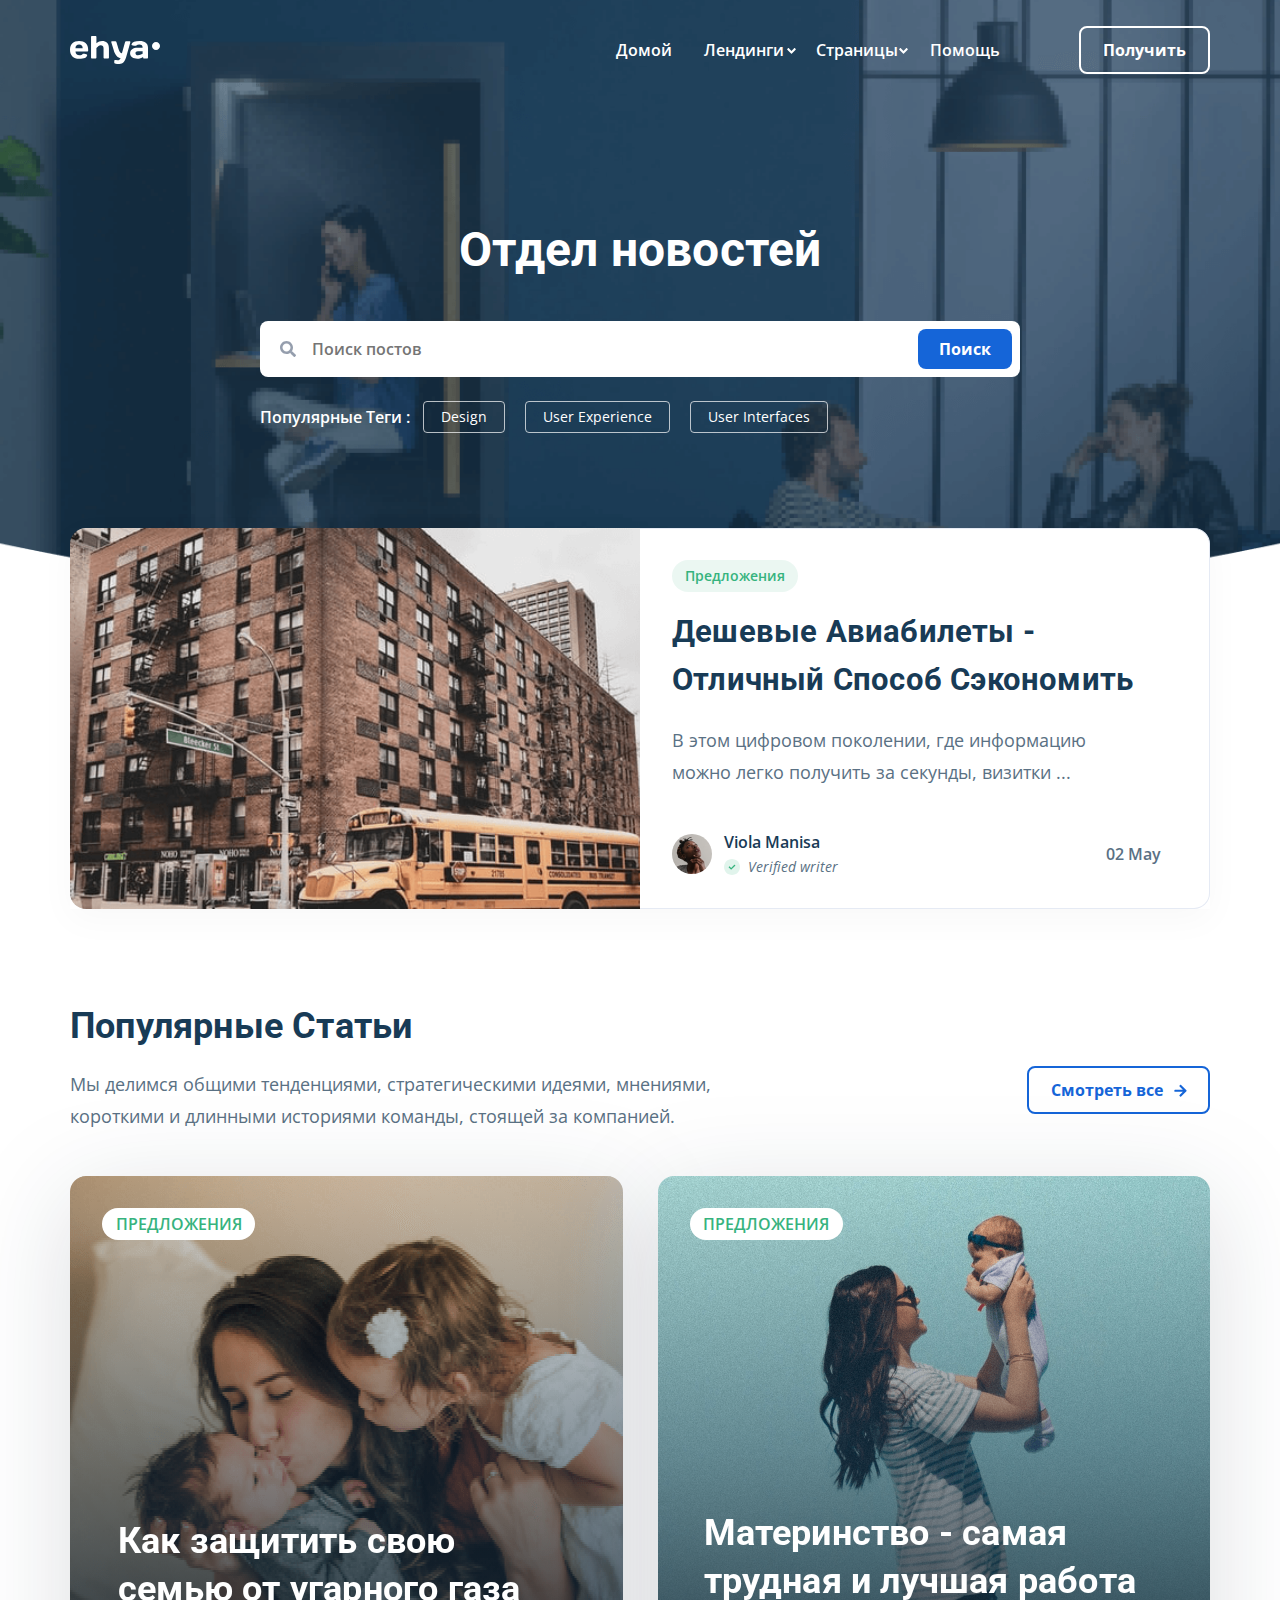
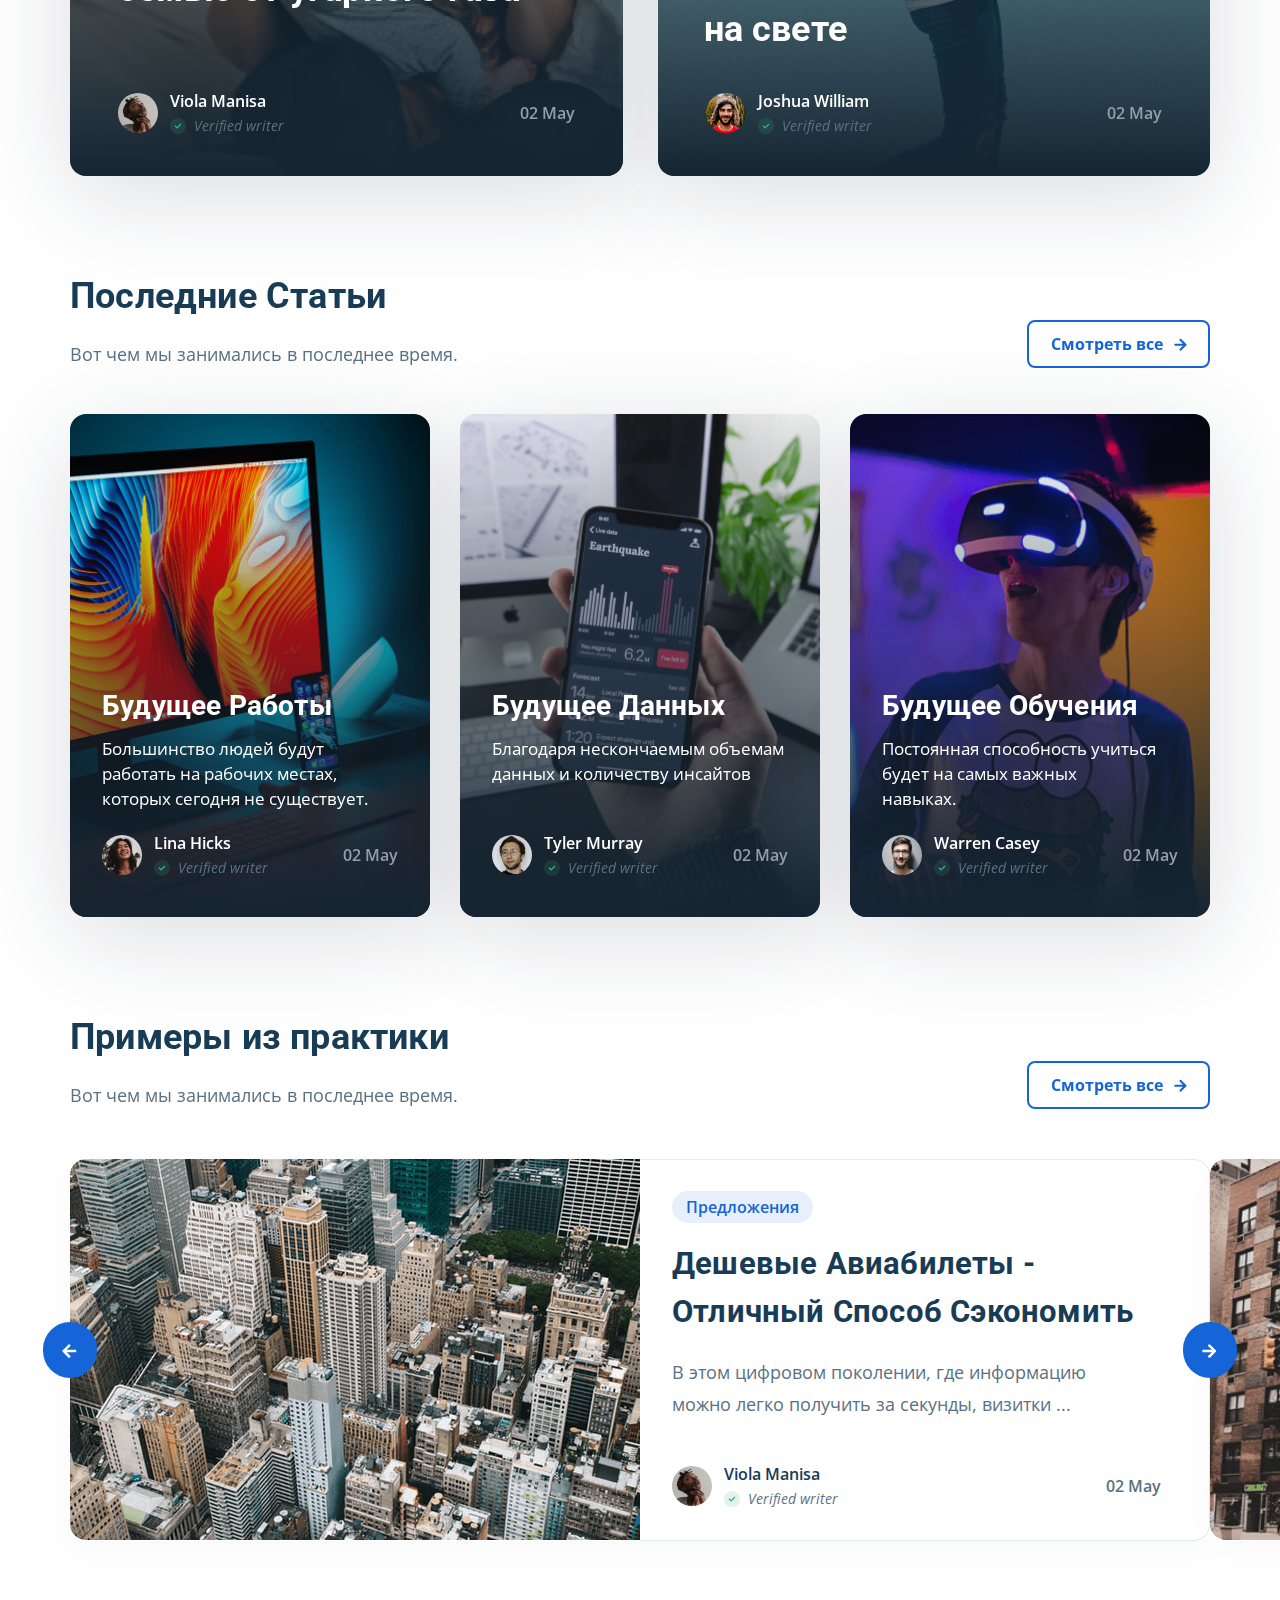
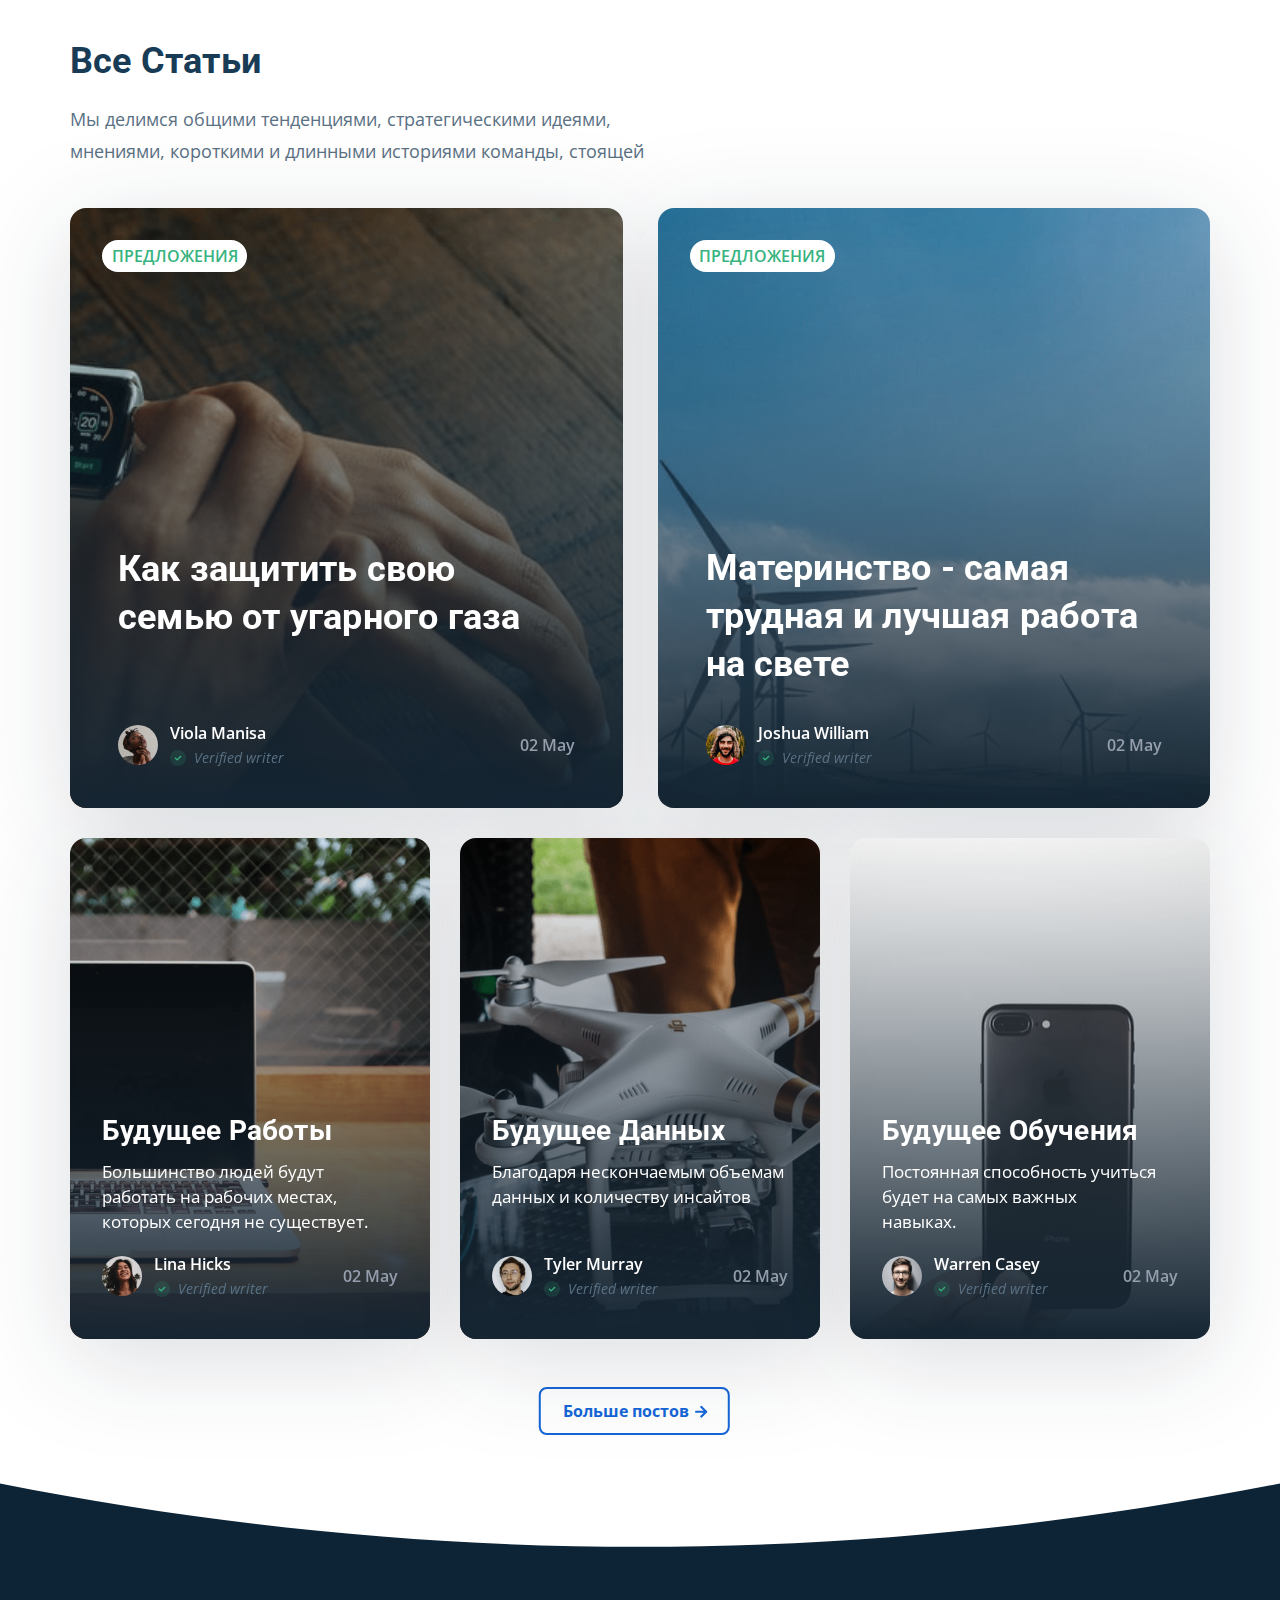
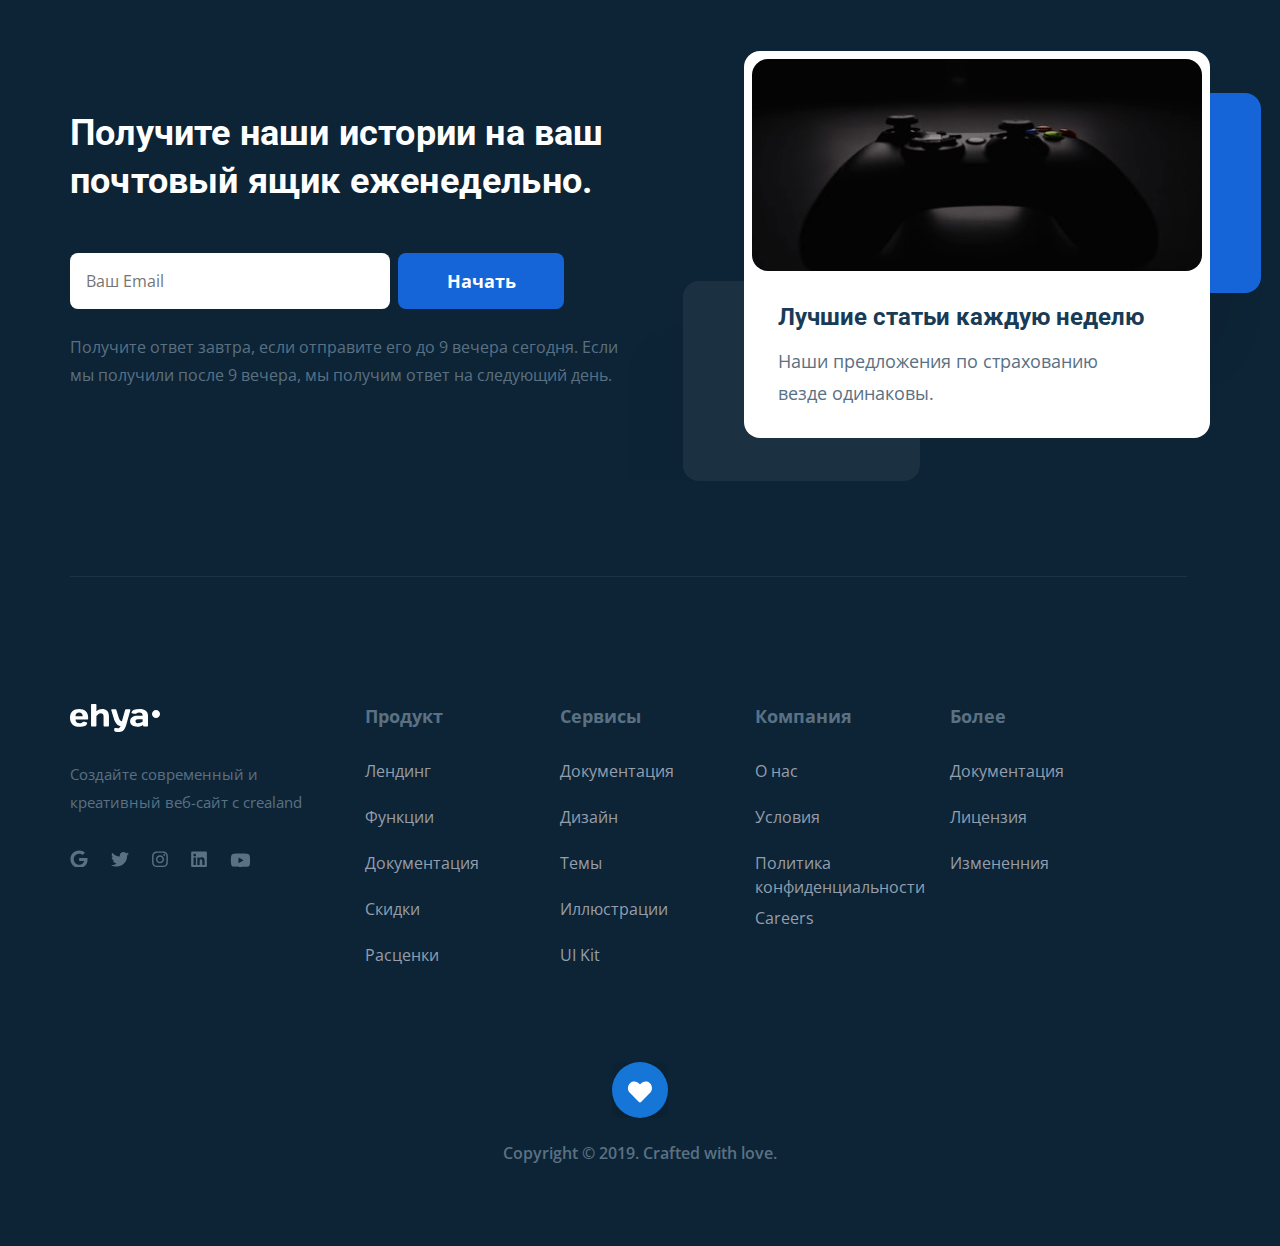
<file: index.html>
<!DOCTYPE html>
<html lang="ru">
<head>
  <meta charset="UTF-8">
  <meta http-equiv="X-UA-Compatible" content="IE=edge">
  <meta name="viewport" content="width=device-width, initial-scale=1.0">
  <link rel="shortcut icon" href="./img/favicon.ico" type="image/x-icon">
  <link rel="icon" href="./img/favicon.ico" type="image/x-icon">
  <link rel="preconnect" href="https://fonts.gstatic.com">
  <link
    href="https://fonts.googleapis.com/css2?family=Open+Sans:ital,wght@0,400;0,600;0,700;1,400&family=Roboto:wght@700&display=swap"
    rel="stylesheet">
  <link rel="stylesheet" href="https://unpkg.com/swiper/swiper-bundle.min.css" />
  <link rel="stylesheet" href="./css/style.css">
  <title>Ehya - blog</title>
</head>
<body>
  <div class="hero">
    <img src="./img/hero-bg.png" alt="Задний фон" class="hero__bg">
    <header class="header">
      <div class="container">
        <div class="header__navbar">
          <a href="https://iljalobossok.ru/ehya/" class="header__link">
            <img src="./img/logo.svg" alt="Ehya лого" class="header__logo">
          </a>
          <nav class="header__nav">
            <ul class="header__list">
              <li class="header__item">
                <a href="https://iljalobossok.ru/ehya/" class="header__link">Домой</a>
              </li>
              <li class="header__item header__item_hover">
                <a href="#" class="header__link">Лендинги
                  <img class="header__down" src="./img/angle-down.svg" alt="Меню лендинги">
                </a>
                <ul class="header__list-drop">
                  <li class="header__item-drop">
                    <a href="https://iljalobossok.ru/best-tour-plan/"
                      class="header__link header__link_drop">Best&nbsp;Tour</a>
                  </li>
                  <li class="header__item-drop">
                    <a href="https://iljalobossok.ru/ehya/detail.html"
                      class="header__link header__link_drop">News&nbsp;page</a>
                  </li>
                </ul>
              </li>
              <li class="header__item header__item_hover">
                <a href="#" class="header__link">Страницы
                  <img class="header__down" src="./img/angle-down.svg" alt="Меню страницы">
                </a>
                <ul class="header__list-drop">
                  <li class="header__item-drop">
                    <a href="https://iljalobossok.ru/ehya/" class="header__link header__link_drop">Страница&nbsp;1</a>
                  </li>
                  <li class="header__item-drop">
                    <a href="https://iljalobossok.ru/ehya/detail.html"
                      class="header__link header__link_drop">Страница&nbsp;2</a>
                  </li>
                </ul>
              </li>
              <li class="header__item">
                <a href="#" class="header__link">Помощь</a>
              </li>
            </ul>
          </nav>
          <a class="button header__button ">Получить</a>
          <button class="header__menu-btn">
            <img src="./img/menu-btn.svg" alt="Кнопка меню">
          </button>
        </div>
        <!-- /.header__navbar -->
      </div>
      <!-- /.container -->
      <div class="mobile">
        <ul class="mobile__list">
          <li class="mobile__item">
            <a href="https://iljalobossok.ru/ehya/" class="mobile__link">Домой</a>
          </li>
          <li class="mobile__item mobile__item_hover">
            <a href="#" class="mobile__link">Лендинги
              <img class="mobile__down" src="./img/angle-down.svg" alt="Меню лендинги">
            </a>
            <ul class="mobile__list-drop">
              <li class="mobile__item-drop">
                <a href="https://iljalobossok.ru/best-tour-plan/"
                  class="mobile__link mobile__link_drop">Best&nbsp;Tour</a>
              </li>
              <li class="mobile__item-drop">
                <a href="https://iljalobossok.ru/ehya/detail.html"
                  class="mobile__link mobile__link_drop">News&nbsp;page</a>
              </li>
            </ul>
          </li>
          <li class="mobile__item mobile__item_hover">
            <a href="#" class="mobile__link">Страницы
              <img class="mobile__down" src="./img/angle-down.svg" alt="Меню страницы">
            </a>
            <ul class="mobile__list-drop">
              <li class="mobile__item-drop">
                <a href="https://iljalobossok.ru/ehya/" class="mobile__link mobile__link_drop">Страница&nbsp;1</a>
              </li>
              <li class="mobile__item-drop">
                <a href="https://iljalobossok.ru/ehya/detail.html"
                  class="mobile__link mobile__link_drop">Страница&nbsp;2</a>
              </li>
            </ul>
          </li>
          <li class="mobile__item">
            <a href="#" class="mobile__link">Помощь</a>
          </li>
          <li class="mobile__item">
            <a data-target="modal" class="button mobile__button ">Получить</a>
          </li>
        </ul>
      </div>
      <!-- /.mobile_menu -->
    </header>
    <h1 class="title hero__title">Отдел новостей</h1>
    <form action="#" class="hero__form ">
      <input type="text" class="hero__input" placeholder="Поиск постов">
      <img class="hero__icon" src="./img/search.svg" alt="Иконка поиска">
      <button class="button hero__button">Поиск</button>
    </form>
    <div class="hero__popular-tags">
      <span class="hero__text">
        Популярные Теги :
      </span>
      <ul class="hero__list">
        <li class="hero__item">
          <a href="#" class="button hero__tag">Design</a>
        </li>
        <li class="hero__item">
          <a href="#" class="button hero__tag">User Experience</a>
        </li>
        <li class="hero__item">
          <a href="#" class="button hero__tag">User Interfaces</a>
        </li>
      </ul>
    </div>
    <!-- /.hero__popular-tags -->
    <div class="container container_mobile">
      <a href="https://iljalobossok.ru/ehya/detail.html" class="hero__featured featured">
        <div class="featured__photo">
          <img src="./img/featured-img.png" alt="Фото городского дома">
        </div>
        <!-- /.featured__photo -->
        <div class="featured__offer">
          <span class="featured__label">
            Предложения
          </span>
          <h2 class="title featured__title">
            Дешевые Авиабилеты&nbsp;- Отличный Способ Сэкономить
          </h2>
          <span class="featured__description">
            В&nbsp;этом цифровом поколении, где информацию можно легко получить за&nbsp;секунды, визитки ...
          </span>
          <div class="author featured__author">
            <div  class="author__block">
              <img src="./img/avatars/author-viola.png" alt="Аватарка Виолы" class="author__avatar">
              <span class="author__name author__name_light">
                Viola Manisa
              </span>
              <div class="author__verified">
                <span class="author__writer author__writer_light">
                  Verified writer
                </span>
              </div>
            </div>
            <!-- /.author__block -->
            <span class="author__visited author__visited_light">02 May</span>
          </div>
          <!-- /.author featured__author -->
        </div>
        <!-- /.featured__offer -->
      </a>
      <!-- /.hero__featured feautered -->
    </div>
    <!-- /.container -->
  </div>
  <!-- /.hero -->

  <section class="popular">
    <div class="container popular__container">
      <a href="https://iljalobossok.ru/ehya/detail.html" class="button popular__button animation-button">Смотреть все
        <img src="./img/arrow-right.svg" alt="Стрелочка вправо">
      </a>
      <h2 class="popular__title title">
        Популярные Статьи
      </h2>
      <p class="popular__description">Мы&nbsp;делимся общими тенденциями, стратегическими идеями, мнениями, короткими
        и&nbsp;длинными историями команды,
        стоящей за&nbsp;компанией.</p>
      <div class="popular__cards">
        <a href="https://iljalobossok.ru/ehya/detail.html" class="popular__link">
          <div class="popular__card">
            <img src="./img/cards/card-1-bg.png" alt="Фоновая картинка карточки" class="popular__bg">
            <span class="popular__label">ПРЕДЛОЖЕНИЯ</span>
            <h3 class="popular__card-name title">Как защитить свою семью от&nbsp;угарного газа</h3>
            <div class="author popular__author">
              <div class="author__block">
                <img src="./img/avatars/author-viola.png" alt="Аватарка Виолы" class="author__avatar">
                <span class="author__name author__name_dark">
                  Viola Manisa
                </span>
                <div class="author__verified">
                  <span class="author__writer author__writer_dark">
                    Verified writer
                  </span>
                </div>
              </div>
              <!-- /.author__block -->
              <span class="author__visited author__visited_dark">02 May</span>
            </div>
            <!-- /.author popular__author -->
          </div>
          <!-- /.popular__card -->
        </a>
        <a href="https://iljalobossok.ru/ehya/detail.html" class="popular__link">
          <div class="popular__card">
            <img src="./img/cards/card-2-bg.png" alt="Фоновая картинка карточки" class="popular__bg">
            <span class="popular__label">ПРЕДЛОЖЕНИЯ</span>
            <h3 class="popular__card-name title">Материнство&nbsp;- самая трудная и&nbsp;лучшая работа на&nbsp;свете</h3>
            <div class="author popular__author">
              <div class="author__block">
                <img src="./img/avatars/author-josha.png" alt="Аватарка Джошуи" class="author__avatar">
                <span class="author__name author__name_dark">
                  Joshua William
                </span>
                <div class="author__verified">
                  <span class="author__writer author__writer_dark">
                    Verified writer
                  </span>
                </div>
              </div>
              <!-- /.author__block -->
              <span class="author__visited author__visited_dark">02 May</span>
            </div>
            <!-- /.author popular__author -->
          </div>
          <!-- /.popular__card -->
        </a>
      </div>
      <!-- /.popular_cards -->
    </div>
    <!-- /.container -->
  </section>
  <section class="recent">
    <div class="container recent__container">
      <h3 class="title recent__title">Последние Статьи</h3>
      <a href="https://iljalobossok.ru/ehya/detail.html" class="button recent__button animation-button">Смотреть все
        <img src="./img/arrow-right.svg" alt="Стрелочка вправо">
      </a>
      <p class="recent__description">Вот чем мы&nbsp;занимались в&nbsp;последнее время.</p>
      <div class="recent__cards">
        <a href="https://iljalobossok.ru/ehya/detail.html" class="recent__link">
          <div class="recent__card">
            <img src="./img/cards/card-3-bg.png" alt="Фоновая картинка карточки" class="recent__bg">
            <h3 class="recent__card-name title">Будущее Работы</h3>
            <p class="recent__card-description">Большинство людей будут работать на&nbsp;рабочих местах, которых сегодня
              не&nbsp;существует.</p>
            <div class="author recent__author">
              <div class="author__block">
                <img src="./img/avatars/avatar-lina.png" alt="Аватарка Лины" class="author__avatar">
                <span class="author__name author__name_dark">
                  Lina Hicks
                </span>
                <div class="author__verified">
                  <span class="author__writer author__writer_dark">
                    Verified writer
                  </span>
                </div>
              </div>
              <!-- /.author__block -->
              <span class="author__visited author__visited_dark">02 May</span>
            </div>
            <!-- /.author recent__author -->
          </div>
          <!-- /.recent__card -->
        </a>
        <a href="https://iljalobossok.ru/ehya/detail.html" class="recent__link">
          <div class="recent__card">
            <img src="./img/cards/card-4-bg.png" alt="Фоновая картинка карточки" class="recent__bg">
            <h3 class="recent__card-name title">Будущее Данных</h3>
            <p class="recent__card-description">Благодаря нескончаемым объемам данных и&nbsp;количеству инсайтов</p>
            <div class="author recent__author">
              <div class="author__block">
                <img src="./img/avatars/avatar-tyler.png" alt="Аватарка Тайлера" class="author__avatar">
                <span class="author__name author__name_dark">
                  Tyler Murray
                </span>
                <div class="author__verified">
                  <span class="author__writer author__writer_dark">
                    Verified writer
                  </span>
                </div>
              </div>
              <!-- /.author__block -->
              <span class="author__visited author__visited_dark">02 May</span>
            </div>
            <!-- /.author recent__author -->
          </div>
          <!-- /.recent__card -->
        </a>
        <a href="https://iljalobossok.ru/ehya/detail.html" class="recent__link">
          <div class="recent__card">
            <img src="./img/cards/card-5-bg.png" alt="Фоновая картинка карточки" class="recent__bg">
            <h3 class="recent__card-name title">Будущее Обучения</h3>
            <p class="recent__card-description">Постоянная способность учиться будет на&nbsp;самых важных <br
                class="recent__br"> навыках.</p>
            <div class="author recent__author">
              <div class="author__block">
                <img src="./img/avatars/avatar-waren.png" alt="Аватарка Варена" class="author__avatar">
                <span class="author__name author__name_dark">
                  Warren Casey
                </span>
                <div class="author__verified">
                  <span class="author__writer author__writer_dark">
                    Verified writer
                  </span>
                </div>
              </div>
              <!-- /.author__block -->
              <span class="author__visited author__visited_dark">02 May</span>
            </div>
            <!-- /.author recent__author -->
          </div>
          <!-- /.recent__card -->
        </a>
      </div>
      <!-- /.recent__cards -->
    </div>
    <!-- /.container -->
  </section>
  <section class="case">
    <div class="container case__container">
      <a href="https://iljalobossok.ru/ehya/detail.html" class="button case__button animation-button">Смотреть все
        <img src="./img/arrow-right.svg" alt="Стрелочка вправо">
      </a>
      <h2 class="case__title title">
        Примеры из практики
      </h2>
      <p class="case__description">Вот чем мы&nbsp;занимались в&nbsp;последнее время.</p>
      <!-- Swiper -->
      <div class="case__swiper">
        <div class="button case__btn case__btn_prev animation-slide">
          <img src="./img/btn-prev.svg" alt="Кнопка предыдущий слайд">
        </div>
        <div class="button case__btn case__btn_next animation-slide">
          <img src="./img/btn-next.svg" alt="Кнопка следующий слайд">
        </div>
        <div class="swiper-container case__swiper">
          <div class="swiper-wrapper">
            <div class="swiper-slide">
              <a href="https://iljalobossok.ru/ehya/detail.html" class="case__featured featured">
                <div class="featured__photo">
                  <img src="./img/case-img.png" alt="Фото небоскребов">
                </div>
                <!-- /.featured__photo -->
                <div class="featured__offer">
                  <span class="featured__label featured__label_blue">
                    Предложения
                  </span>
                  <h2 class="title featured__title featured__title_ml-2">
                    Дешевые Авиабилеты&nbsp;- Отличный Способ Сэкономить
                  </h2>
                  <span class="featured__description">
                    В&nbsp;этом цифровом поколении, где информацию можно легко получить за&nbsp;секунды, визитки ...
                  </span>
                  <div class="author featured__author">
                    <div  class="author__block">
                      <img src="./img/avatars/author-viola.png" alt="Аватарка Виолы" class="author__avatar">
                      <span class="author__name author__name_light">
                        Viola Manisa
                      </span>
                      <div class="author__verified">
                        <span class="author__writer author__writer_light">
                          Verified writer
                        </span>
                      </div>
                    </div>
                    <!-- /.author__block -->
                    <span class="author__visited author__visited_light">02 May</span>
                  </div>
                  <!-- /.author featured__author -->
                </div>
                <!-- /.featured__offer -->
              </a>
              <!-- /.hero__featured feautered -->
            </div>
            <!-- /.swiper-slide -->
            <div class="swiper-slide">
              <a href="https://iljalobossok.ru/ehya/detail.html" class="case__featured featured">
                <div class="featured__photo">
                  <img src="./img/featured-img.png" alt="Фото небоскребов">
                </div>
                <!-- /.featured__photo -->
                <div class="featured__offer">
                  <span class="featured__label featured__label_blue">
                    Предложения
                  </span>
                  <h2 class="title featured__title featured__title_ml-2">
                    Как защитить свою семью от&nbsp;угарного газа
                  </h2>
                  <span class="featured__description">
                    Большинство людей будут работать на&nbsp;рабочих местах, которых сегодня ...
                  </span>
                  <div class="author featured__author">
                    <div class="author__block">
                      <img src="./img/avatars/avatar-lina.png" alt="Аватарка Лины" class="author__avatar">
                      <span class="author__name author__name_light">
                        Lina Hicks
                      </span>
                      <div class="author__verified">
                        <span class="author__writer author__writer_light">
                          Verified writer
                        </span>
                      </div>
                    </div>
                    <!-- /.author__block -->
                    <span class="author__visited author__visited_light">02 May</span>
                  </div>
                  <!-- /.author featured__author -->
                </div>
                <!-- /.featured__offer -->
              </a>
              <!-- /.hero__featured feautered -->
            </div>
            <!-- /.swiper-slide -->
            <div class="swiper-slide">
              <div class="case__featured featured">
                <div class="featured__photo">
                  <img src="./img/cards/card-4-bg.png" alt="Фоновая картинка карточки">
                </div>
                <!-- /.featured__photo -->
                <div class="featured__offer">
                  <span class="featured__label featured__label_blue">
                    Предложения
                  </span>
                  <h2 class="title featured__title featured__title_ml-2">
                    Будущее Данных
                  </h2>
                  <span class="featured__description">
                    Благодаря нескончаемым объемам данных и количеству инсайтов ...
                  </span>
                  <div class="author featured__author">
                    <a href="https://iljalobossok.ru/ehya/detail.html" class="author__block">
                      <img src="./img/avatars/avatar-tyler.png" alt="Аватарка Тайлера" class="author__avatar">
                      <span class="author__name author__name_light">
                        Tyler Murray
                      </span>
                      <div class="author__verified">
                        <span class="author__writer author__writer_light">
                          Verified writer
                        </span>
                      </div>
                    </a>
                    <!-- /.author__block -->
                    <span class="author__visited author__visited_light">02 May</span>
                  </div>
                  <!-- /.author featured__author -->
                </div>
                <!-- /.featured__offer -->
              </div>
              <!-- /.hero__featured feautered -->
            </div>
            <!-- /.swiper-slide -->
          </div>
        </div>
      </div>
      <!-- /.swiper -->
    </div>
    <!-- /.container -->
  </section>
  <section class="all">
    <div class="container all__container">
      <a href="https://iljalobossok.ru/ehya/detail.html" class="button all__button animation-button">Больше постов
        <img src="./img/arrow-right.svg" alt="Стрелочка вправо">
      </a>
      <h2 class="all__title title">
        Все Статьи
      </h2>
      <p class="all__description">Мы&nbsp;делимся общими тенденциями, стратегическими идеями, мнениями, короткими и&nbsp;длинными историями команды,
      стоящей за&nbsp;компанией.</p>
      <div class="all__cards">
        <a href="https://iljalobossok.ru/ehya/detail.html" class="all__link">
          <div class="all__card">
            <img src="./img/cards/card-6-bg.png" alt="Фоновая картинка карточки" class="all__bg">
            <span class="all__label">ПРЕДЛОЖЕНИЯ</span>
            <h3 class="all__card-name title">Как защитить свою семью от&nbsp;угарного газа</h3>
            <div class="author all__author">
              <div class="author__block">
                <img src="./img/avatars/author-viola.png" alt="Аватарка Виолы" class="author__avatar">
                <span class="author__name author__name_dark">
                  Viola Manisa
                </span>
                <div class="author__verified">
                  <span class="author__writer author__writer_dark">
                    Verified writer
                  </span>
                </div>
              </div>
              <!-- /.author__block -->
              <span class="author__visited author__visited_dark">02 May</span>
            </div>
            <!-- /.author all__author -->
          </div>
          <!-- /.all__card -->
        </a>
        <a href="https://iljalobossok.ru/ehya/detail.html" class="all__link">
          <div class="all__card">
            <img src="./img/cards/card-7-bg.png" alt="Фоновая картинка карточки" class="all__bg">
            <span class="all__label">ПРЕДЛОЖЕНИЯ</span>
            <h3 class="all__card-name title">Материнство&nbsp;- самая трудная и&nbsp;лучшая работа на&nbsp;свете</h3>
            <div class="author all__author">
              <div class="author__block">
                <img src="./img/avatars/author-josha.png" alt="Аватарка Джошуи" class="author__avatar">
                <span class="author__name author__name_dark">
                  Joshua William
                </span>
                <div class="author__verified">
                  <span class="author__writer author__writer_dark">
                    Verified writer
                  </span>
                </div>
              </div>
              <!-- /.author__block -->
              <span class="author__visited author__visited_dark">02 May</span>
            </div>
            <!-- /.author all__author -->
          </div>
          <!-- /.all__card -->
        </a>
      </div>
      <!-- /.all_cards -->
      <div class="all__recent-cards">
        <a href="https://iljalobossok.ru/ehya/detail.html" class="all__recent-link">
          <div class="all__recent-card">
            <img src="./img/cards/card-8-bg.png" alt="Фоновая картинка карточки" class="all__recent-bg">
            <h3 class="all__recent-card-name title">Будущее Работы</h3>
            <p class="all__recent-card-description">Большинство людей будут работать на&nbsp;рабочих местах, которых сегодня
              не&nbsp;существует.</p>
            <div class="author all__recent-author">
              <div class="author__block">
                <img src="./img/avatars/avatar-lina.png" alt="Аватарка Лины" class="author__avatar">
                <span class="author__name author__name_dark">
                  Lina Hicks
                </span>
                <div class="author__verified">
                  <span class="author__writer author__writer_dark">
                    Verified writer
                  </span>
                </div>
              </div>
              <!-- /.author__block -->
              <span class="author__visited author__visited_dark">02 May</span>
            </div>
            <!-- /.author all__recent-author -->
          </div>
          <!-- /.all__recent-card -->
        </a>
        <a href="https://iljalobossok.ru/ehya/detail.html" class="all__recent-link">
          <div class="all__recent-card">
            <img src="./img/cards/card-9-bg.png" alt="Фоновая картинка карточки" class="all__recent-bg">
            <h3 class="all__recent-card-name title">Будущее Данных</h3>
            <p class="all__recent-card-description">Благодаря нескончаемым объемам данных и&nbsp;количеству инсайтов</p>
            <div class="author all__recent-author">
              <div class="author__block">
                <img src="./img/avatars/avatar-tyler.png" alt="Аватарка Тайлера" class="author__avatar">
                <span class="author__name author__name_dark">
                  Tyler Murray
                </span>
                <div class="author__verified">
                  <span class="author__writer author__writer_dark">
                    Verified writer
                  </span>
                </div>
              </div>
              <!-- /.author__block -->
              <span class="author__visited author__visited_dark">02 May</span>
            </div>
            <!-- /.author all__recent-author -->
          </div>
          <!-- /.all__recent-card -->
        </a>
        <a href="https://iljalobossok.ru/ehya/detail.html" class="all__recent-link">
          <div class="all__recent-card">
            <img src="./img/cards/card-10-bg.png" alt="Фоновая картинка карточки" class="all__recent-bg">
            <h3 class="all__recent-card-name title">Будущее Обучения</h3>
            <p class="all__recent-card-description">Постоянная способность учиться будет на&nbsp;самых важных <br
                class="all__recent-br"> навыках.</p>
            <div class="author all__recent-author">
              <div class="author__block">
                <img src="./img/avatars/avatar-tyler.png" alt="Аватарка Тайлера" class="author__avatar">
                <span class="author__name author__name_dark">
                  Tyler Murray
                </span>
                <div class="author__verified">
                  <span class="author__writer author__writer_dark">
                    Verified writer
                  </span>
                </div>
              </div>
              <!-- /.author__block -->
              <span class="author__visited author__visited_dark">02 May</span>
            </div>
            <!-- /.author all__recent-author -->
          </div>
          <!-- /.all__recent-card -->
        </a>
        <a href="https://iljalobossok.ru/ehya/detail.html" class="all__recent-link">
          <div class="all__recent-card">
            <img src="./img/cards/card-10-bg.png" alt="Фоновая картинка карточки" class="all__recent-bg">
            <h3 class="all__recent-card-name title">Будущее Обучения</h3>
            <p class="all__recent-card-description">Постоянная способность учиться будет на&nbsp;самых важных <br
                class="all__recent-br"> навыках.</p>
            <div class="author all__recent-author">
              <div class="author__block">
                <img src="./img/avatars/avatar-waren.png" alt="Аватарка Варена" class="author__avatar">
                <span class="author__name author__name_dark">
                  Warren Casey
                </span>
                <div class="author__verified">
                  <span class="author__writer author__writer_dark">
                    Verified writer
                  </span>
                </div>
              </div>
              <!-- /.author__block -->
              <span class="author__visited author__visited_dark">02 May</span>
            </div>
            <!-- /.author all__recent-author -->
          </div>
          <!-- /.all__recent-card -->
        </a>
        
      </div>
      <!-- /.all__recent-cards -->
    </div>
    <!-- /.container -->
  </section>
  <div class="wave">
  </div>
  <!-- /.wave -->
  <section class="subscribe">
    <div class="container">
      <div class="subscribe__wrap">
        <div class="subscribe__mail">
          <h2 class="title subscribe__title">Получите наши истории на&nbsp;ваш почтовый ящик еженедельно.</h2>
          <form action="send.php" method="post" class="form subscribe__form">
            <input type="email" class="subscribe__input" placeholder="Ваш Email" name="mail" required>
            <button class="button subscribe__button">Начать</button>
          </form>
          <p class="subscribe__description">Получите ответ завтра, если отправите его до&nbsp;9&nbsp;вечера сегодня. Если мы&nbsp;получили после 9&nbsp;вечера,
          мы&nbsp;получим ответ на&nbsp;следующий день.</p>
        </div>
        <!-- /.subscribe__mail -->
        <div class="subscribe__card">
          <img src="./img/left-base.svg" alt="" class="subscribe__base subscribe__base_left">
          <img src="./img/right-base.svg" alt=""
          class="subscribe__base subscribe__base_right">
          <div class="subscribe__best">
            <img src="./img/gamepad.png" alt="Черный геймпад" class="subscribe__img">
            <h3 class="subscribe__card-title title">Лучшие статьи каждую неделю</h3>
            <p class="subscribe__card-description">Наши предложения по&nbsp;страхованию везде одинаковы.</p>
            
          </div>
          <!-- /.subscribe__best -->
          
          
        </div>
        <!-- /.subscribe__card -->
      </div>
      <!-- /.subscribe__wrap -->
    </div>
    <!-- /.container -->
  </section>
  <footer class="footer">
    <div class="container footer__container">
      <div class="footer__br"></div>
      <!-- /.footer__br -->
      <div class="footer__grid">
        <div class="footer__main">
          <a href="https://iljalobossok.ru/ehya/" class="footer__logo">
            <img src="./img/logo.svg" alt="Логотип">
          </a>
          <p class="footer__description">Создайте современный и креативный веб-сайт с&nbsp;crealand</p>
          <div class="footer__logos">
            <a target="_blank" rel="nofollow noopener" href="https://www.google.com/" class="footer__logo-link">
              <img src="./img/google.svg" alt="Иконка google" class="footer__icon">
            </a>
            <a target="_blank" rel="nofollow noopener" href="https://twitter.com/?lang=ru" class="footer__logo-link">
              <img src="./img/twitter.svg" alt="Иконка twitter" class="footer__icon">
            </a>
            <a target="_blank" rel="nofollow noopener" href="https://www.instagram.com/?hl=ru" class="footer__logo-link">
              <img src="./img/instagram.svg" alt="Иконка instagram" class="footer__icon">
            </a>
            <a target="_blank" rel="nofollow noopener" href="https://www.linkedin.com/" class="footer__logo-link">
              <img src="./img/linkedin.svg" alt="Иконка linkedin" class="footer__icon">
            </a>
            <a target="_blank" rel="nofollow noopener" href="https://www.youtube.com/" class="footer__logo-link">
              <img src="./img/youtube.svg" alt="Иконка youtube" class="footer__icon">
            </a>
          </div>
          <!-- /.footer__logos -->
        </div>
        <!-- /.footer__main -->
        <div class="footer__ul">
          <h3 class="footer__title">Продукт</h3>
          <ul class="footer__list">
            <li class="footer__item"><a href="" class="footer__link">Лендинг</a></li>
            <li class="footer__item"><a href="" class="footer__link">Функции</a></li>
            <li class="footer__item"><a href="" class="footer__link">Документация</a></li>
            <li class="footer__item"><a href="" class="footer__link">Скидки</a></li>
            <li class="footer__item"><a href="" class="footer__link">Расценки</a></li>
          </ul>
        </div>
        <!-- /.footer__ul -->
        <div class="footer__ul footer__ul_ml ">
          <h3 class="footer__title">Сервисы</h3>
          <ul class="footer__list">
            <li class="footer__item"><a href="" class="footer__link">Документация</a></li>
            <li class="footer__item"><a href="" class="footer__link">Дизайн</a></li>
            <li class="footer__item"><a href="" class="footer__link">Темы</a></li>
            <li class="footer__item"><a href="" class="footer__link">Иллюстрации</a></li>
            <li class="footer__item"><a href="" class="footer__link">UI Kit</a></li>
          </ul>
        </div>
        <!-- /.footer__ul -->
        <div class="footer__ul footer__ul_mr24">
          <h3 class="footer__title">Компания</h3>
          <ul class="footer__list">
            <li class="footer__item"><a href="" class="footer__link">О нас</a></li>
            <li class="footer__item"><a href="" class="footer__link">Условия</a></li>
            <li class="footer__item footer__item_vis footer__item_mb10"><a href="" class="footer__link">Политика
                конфиденциальности</a></li>
            <li class="footer__item footer__item_mb10 footer__item_hide"><a href="" class="footer__link">Privacy Policy</a></li>
            <li class="footer__item"><a href="" class="footer__link">Careers</a></li>
          </ul>
        </div>
        <!-- /.footer__ul -->
        <div class="footer__ul footer__ul_ml">
          <h3 class="footer__title">Более</h3>
          <ul class="footer__list">
            <li class="footer__item"><a href="" class="footer__link">Документация</a></li>
            <li class="footer__item"><a href="" class="footer__link">Лицензия</a></li>
            <li class="footer__item"><a href="" class="footer__link">Измененния</a></li>
          </ul>
        </div>
        <!-- /.footer__ul -->
      </div>
      <!-- /.footer__grid -->
      <img src="./img/heart.svg" alt="Иконка сердечка" class="footer__like">
      <span class="footer__copyright">Copyright &copy;&nbsp;2019. Crafted with love.</span>
    </div>
    <!-- /.container -->
  </footer>


  <a class="back-to-top" title="Наверх">&uarr;</a>
  <div class="modal-2">
    <div class="modal-2__overlay">
    </div>
    <div class="modal-2__window">
      <button class="modal-2__close">
        <img src="./img/close.svg" alt="icon: close">
      </button>
      <h3 class="modal-2__title title">Получите наши истории на ваш почтовый ящик еженедельно.</h3>
      <form action="send.php" class="modal-2__form form" method="POST">
        <input type="email" name="mail" class="modal-2__input" placeholder="Ваш Email" required>
        <button class="button modal-2__button">Начать</button>
      </form>
      <span class="modal-2__description">
        Получите ответ завтра, если отправите его до 9 вечера сегодня. Если мы получили после 9 вечера, мы получим ответ
        на
        следующий день.
      </span>
    </div>
    <!-- /.modal-2__window -->
  </div>
  <!-- /.modal-2 -->
  <div class="modal">
    <div class="modal__overlay">
    
    </div>
    <div class="modal__window">
      <button class="modal__close">
        <img src="./img/close.svg" alt="icon: close">
      </button>
      <h3 class="modal__title title">Получите наши истории на ваш почтовый ящик еженедельно.</h3>
      <form action="send.php" class="modal__form form" method="POST">
        <input type="email" name="mail" class="modal__input" placeholder="Ваш Email" required>
        <button class="button modal__button">Начать</button>
      </form>
      <span class="modal__description">
        Получите ответ завтра, если отправите его до 9 вечера сегодня. Если мы получили после 9 вечера, мы получим ответ на
        следующий день.
      </span>
    </div>
    <!-- /.modal__window -->
  </div>
  <!-- /.modal -->
  <script src="https://ajax.googleapis.com/ajax/libs/jquery/2.2.0/jquery.min.js"></script>

  <script src="https://unpkg.com/swiper/swiper-bundle.min.js"></script> 
  <script src="./js/jquery.validate.min.js"></script>
  <script src="./js/main.js"></script>
</body>

</html>
</file>
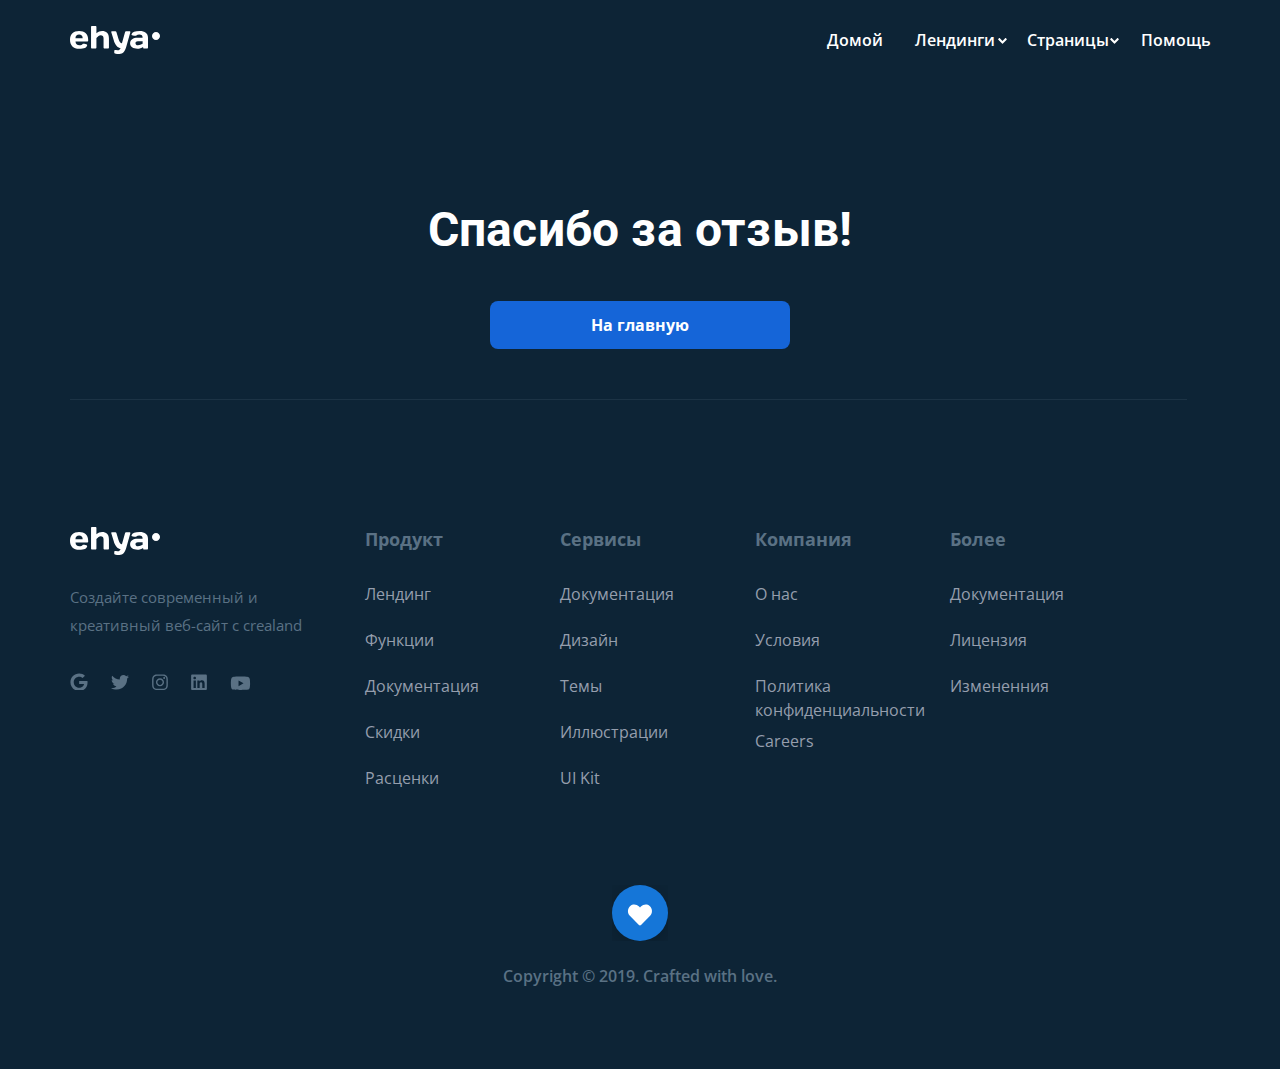
<file: comment.html>
<!DOCTYPE html>
<html lang="ru">
<head>
  <meta charset="UTF-8">
  <meta http-equiv="X-UA-Compatible" content="IE=edge">
  <meta name="viewport" content="width=device-width, initial-scale=1.0">
  <link rel="shortcut icon" href="./img/favicon.ico" type="image/x-icon">
  <link rel="icon" href="./img/favicon.ico" type="image/x-icon">
  <link rel="preconnect" href="https://fonts.gstatic.com">
  <link
    href="https://fonts.googleapis.com/css2?family=Open+Sans:ital,wght@0,400;0,600;0,700;1,400&family=Roboto:wght@700&display=swap"
    rel="stylesheet">
  <link rel="stylesheet" href="./css/style.css">
  <title>Thank you!</title>
</head>
<body>
  <div class="hero hero_dark">
    <img src="./img/hero-bg.png" alt="Задний фон" class="hero__bg">
    <header class="header">
      <div class="container">
        <div class="header__navbar">
          <a href="https://iljalobossok.ru/ehya/" class="header__link">
            <img src="./img/logo.svg" alt="Ehya лого" class="header__logo">
          </a>
          <nav class="header__nav">
            <ul class="header__list">
              <li class="header__item">
                <a href="https://iljalobossok.ru/ehya/" class="header__link">Домой</a>
              </li>
              <li class="header__item header__item_hover">
                <a href="#" class="header__link">Лендинги
                  <img class="header__down" src="./img/angle-down.svg" alt="Меню лендинги">
                </a>
                <ul class="header__list-drop">
                  <li class="header__item-drop">
                    <a href="https://iljalobossok.ru/best-tour-plan/"
                      class="header__link header__link_drop">Best&nbsp;Tour</a>
                  </li>
                  <li class="header__item-drop">
                    <a href="https://iljalobossok.ru/ehya/detail.html" class="header__link header__link_drop">News&nbsp;page</a>
                  </li>
                </ul>
              </li>
              <li class="header__item header__item_hover">
                <a href="#" class="header__link">Страницы
                  <img class="header__down" src="./img/angle-down.svg" alt="Меню страницы">
                </a>
                <ul class="header__list-drop">
                  <li class="header__item-drop">
                    <a href="https://iljalobossok.ru/ehya/" class="header__link header__link_drop">Страница&nbsp;1</a>
                  </li>
                  <li class="header__item-drop">
                    <a href="https://iljalobossok.ru/ehya/detail.html" class="header__link header__link_drop">Страница&nbsp;2</a>
                  </li>
                </ul>
              </li>
              <li class="header__item">
                <a href="#" class="header__link">Помощь</a>
              </li>
            </ul>
          </nav>
          <button class="header__menu-btn">
            <img src="./img/menu-btn.svg" alt="Кнопка меню">
          </button>
        </div>
        <!-- /.header__navbar -->
      </div>
      <!-- /.container -->
      <div class="mobile">
        <ul class="mobile__list">
          <li class="mobile__item">
            <a href="https://iljalobossok.ru/ehya/detail.html" class="mobile__link">Домой</a>
          </li>
          <li class="mobile__item mobile__item_hover">
            <a href="#" class="mobile__link">Лендинги
              <img class="mobile__down" src="./img/angle-down.svg" alt="Меню лендинги">
            </a>
            <ul class="mobile__list-drop">
              <li class="mobile__item-drop">
                <a href="https://iljalobossok.ru/best-tour-plan/"
                  class="mobile__link mobile__link_drop">Best&nbsp;Tour</a>
              </li>
              <li class="mobile__item-drop">
                <a href="https://iljalobossok.ru/ehya/detail.html" class="mobile__link mobile__link_drop">News&nbsp;page</a>
              </li>
            </ul>
          </li>
          <li class="mobile__item mobile__item_hover">
            <a href="#" class="mobile__link">Страницы
              <img class="mobile__down" src="./img/angle-down.svg" alt="Меню страницы">
            </a>
            <ul class="mobile__list-drop">
              <li class="mobile__item-drop">
                <a href="https://iljalobossok.ru/ehya/" class="mobile__link mobile__link_drop">Страница&nbsp;1</a>
              </li>
              <li class="mobile__item-drop">
                <a href="https://iljalobossok.ru/ehya/detail.html" class="mobile__link mobile__link_drop">Страница&nbsp;2</a>
              </li>
            </ul>
          </li>
          <li class="mobile__item">
            <a href="#" class="mobile__link">Помощь</a>
          </li>
          <li class="mobile__item">
          </li>
        </ul>
      </div>
      <!-- /.mobile_menu -->
    </header>
    <h1 class="title hero__title hero__title_small">Спасибо за отзыв!</h1>
    <a  href="https://iljalobossok.ru/ehya/" class="hero__home button ">На главную</a>
  </div>
  <!-- /.hero -->
  <footer class="footer">
    <div class="container footer__container">
      <div class="footer__br"></div>
      <!-- /.footer__br -->
      <div class="footer__grid">
        <div class="footer__main">
          <a href="https://iljalobossok.ru/ehya/" class="footer__logo">
            <img src="./img/logo.svg" alt="Логотип">
          </a>
          <p class="footer__description">Создайте современный и креативный веб-сайт с&nbsp;crealand</p>
          <div class="footer__logos">
            <a target="_blank" rel="nofollow noopener" href="https://www.google.com/" class="footer__logo-link">
              <img src="./img/google.svg" alt="Иконка google" class="footer__icon">
            </a>
            <a target="_blank" rel="nofollow noopener" href="https://twitter.com/?lang=ru" class="footer__logo-link">
              <img src="./img/twitter.svg" alt="Иконка twitter" class="footer__icon">
            </a>
            <a target="_blank" rel="nofollow noopener" href="https://www.instagram.com/?hl=ru" class="footer__logo-link">
              <img src="./img/instagram.svg" alt="Иконка instagram" class="footer__icon">
            </a>
            <a target="_blank" rel="nofollow noopener" href="https://www.linkedin.com/" class="footer__logo-link">
              <img src="./img/linkedin.svg" alt="Иконка linkedin" class="footer__icon">
            </a>
            <a target="_blank" rel="nofollow noopener" href="https://www.youtube.com/" class="footer__logo-link">
              <img src="./img/youtube.svg" alt="Иконка youtube" class="footer__icon">
            </a>
          </div>
          <!-- /.footer__logos -->
        </div>
        <!-- /.footer__main -->
        <div class="footer__ul">
          <h2 class="footer__title">Продукт</h2>
          <ul class="footer__list">
            <li class="footer__item"><a href="" class="footer__link">Лендинг</a></li>
            <li class="footer__item"><a href="" class="footer__link">Функции</a></li>
            <li class="footer__item"><a href="" class="footer__link">Документация</a></li>
            <li class="footer__item"><a href="" class="footer__link">Скидки</a></li>
            <li class="footer__item"><a href="" class="footer__link">Расценки</a></li>
          </ul>
        </div>
        <!-- /.footer__ul -->
        <div class="footer__ul footer__ul_ml ">
          <h2 class="footer__title">Сервисы</h2>
          <ul class="footer__list">
            <li class="footer__item"><a href="" class="footer__link">Документация</a></li>
            <li class="footer__item"><a href="" class="footer__link">Дизайн</a></li>
            <li class="footer__item"><a href="" class="footer__link">Темы</a></li>
            <li class="footer__item"><a href="" class="footer__link">Иллюстрации</a></li>
            <li class="footer__item"><a href="" class="footer__link">UI Kit</a></li>
          </ul>
        </div>
        <!-- /.footer__ul -->
        <div class="footer__ul footer__ul_mr24">
          <h2 class="footer__title">Компания</h2>
          <ul class="footer__list">
            <li class="footer__item"><a href="" class="footer__link">О нас</a></li>
            <li class="footer__item"><a href="" class="footer__link">Условия</a></li>
            <li class="footer__item footer__item_vis footer__item_mb10"><a href="" class="footer__link">Политика
                конфиденциальности</a></li>
            <li class="footer__item footer__item_mb10 footer__item_hide"><a href="" class="footer__link">Privacy
                Policy</a></li>
            <li class="footer__item"><a href="" class="footer__link">Careers</a></li>
          </ul>
        </div>
        <!-- /.footer__ul -->
        <div class="footer__ul footer__ul_ml">
          <h2 class="footer__title">Более</h2>
          <ul class="footer__list">
            <li class="footer__item"><a href="" class="footer__link">Документация</a></li>
            <li class="footer__item"><a href="" class="footer__link">Лицензия</a></li>
            <li class="footer__item"><a href="" class="footer__link">Измененния</a></li>
          </ul>
        </div>
        <!-- /.footer__ul -->
      </div>
      <!-- /.footer__grid -->
      <img src="./img/heart.svg" alt="Иконка сердечка" class="footer__like">
      <span class="footer__copyright">Copyright &copy;&nbsp;2019. Crafted with love.</span>
    </div>
    <!-- /.container -->
  </footer>

  <script src="https://ajax.googleapis.com/ajax/libs/jquery/2.2.0/jquery.min.js"></script>
  <script src="./js/main.js"></script>
</body>

</html>
</file>
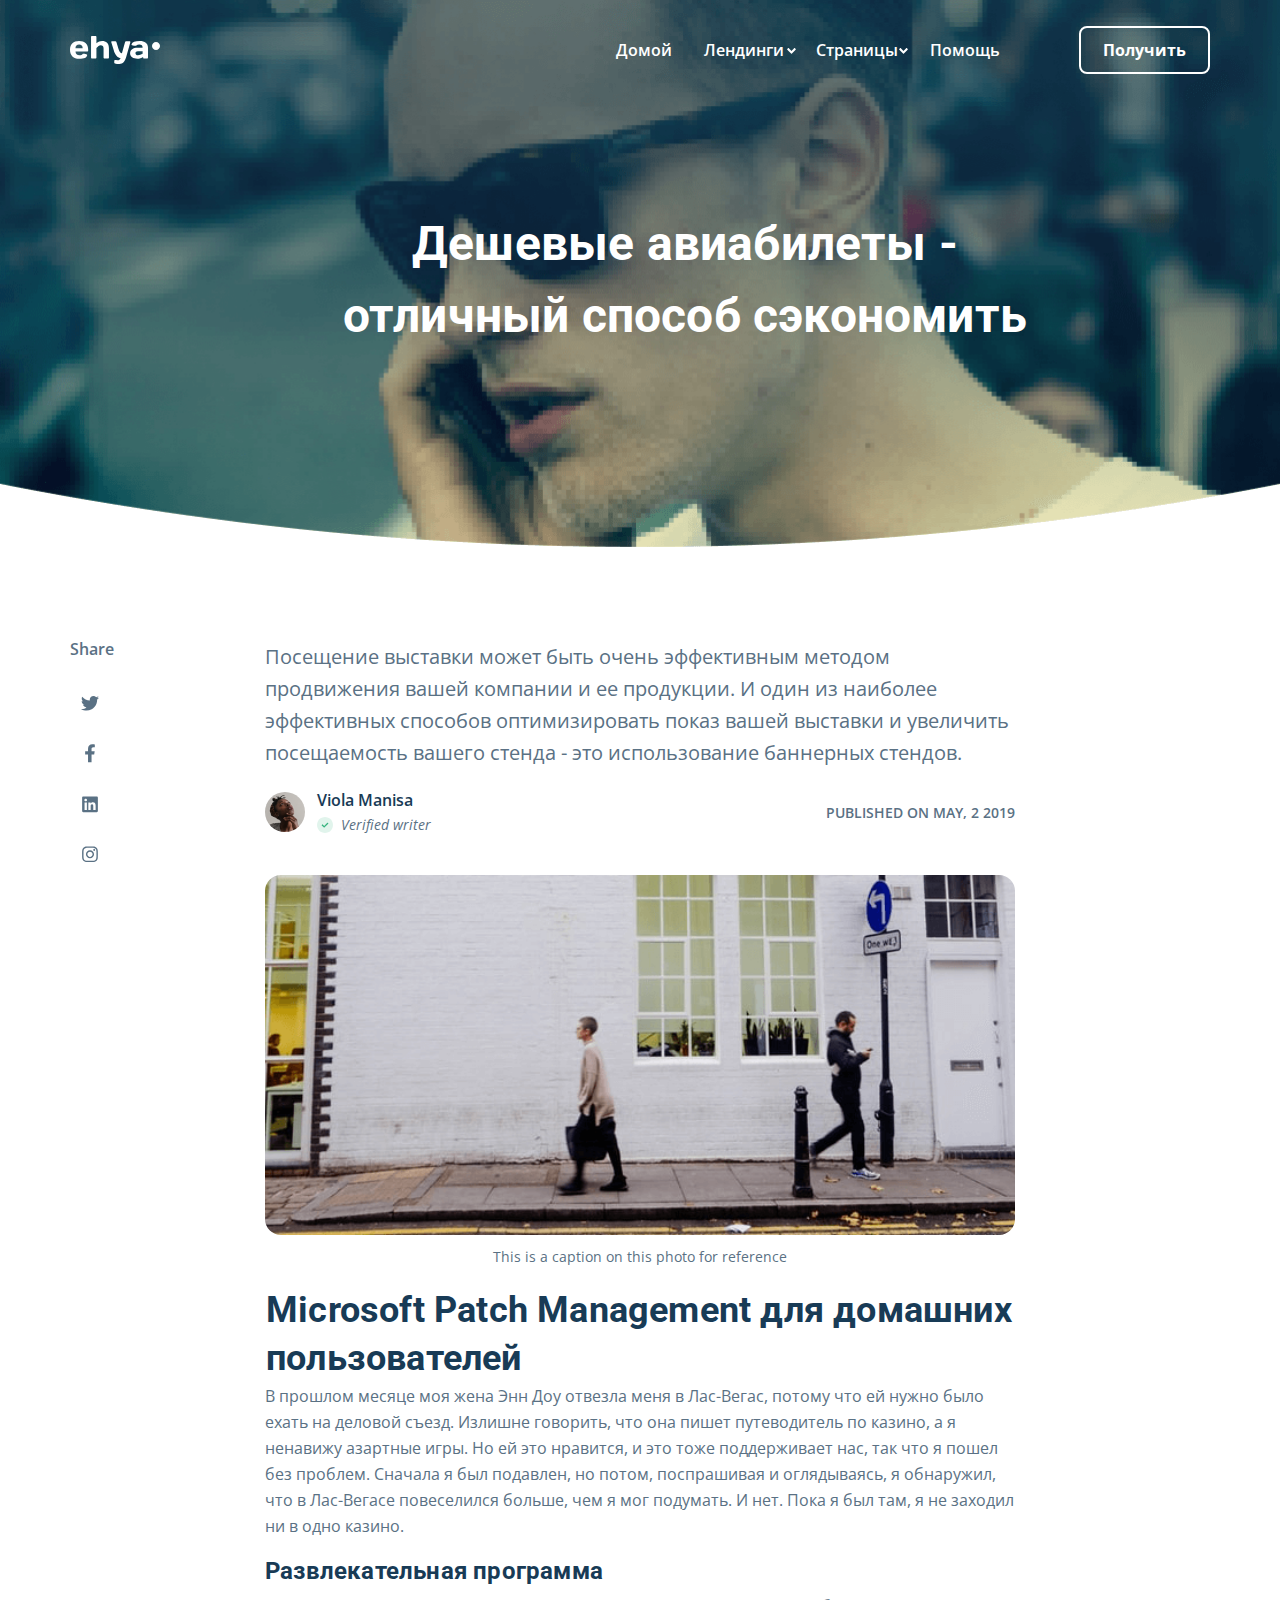
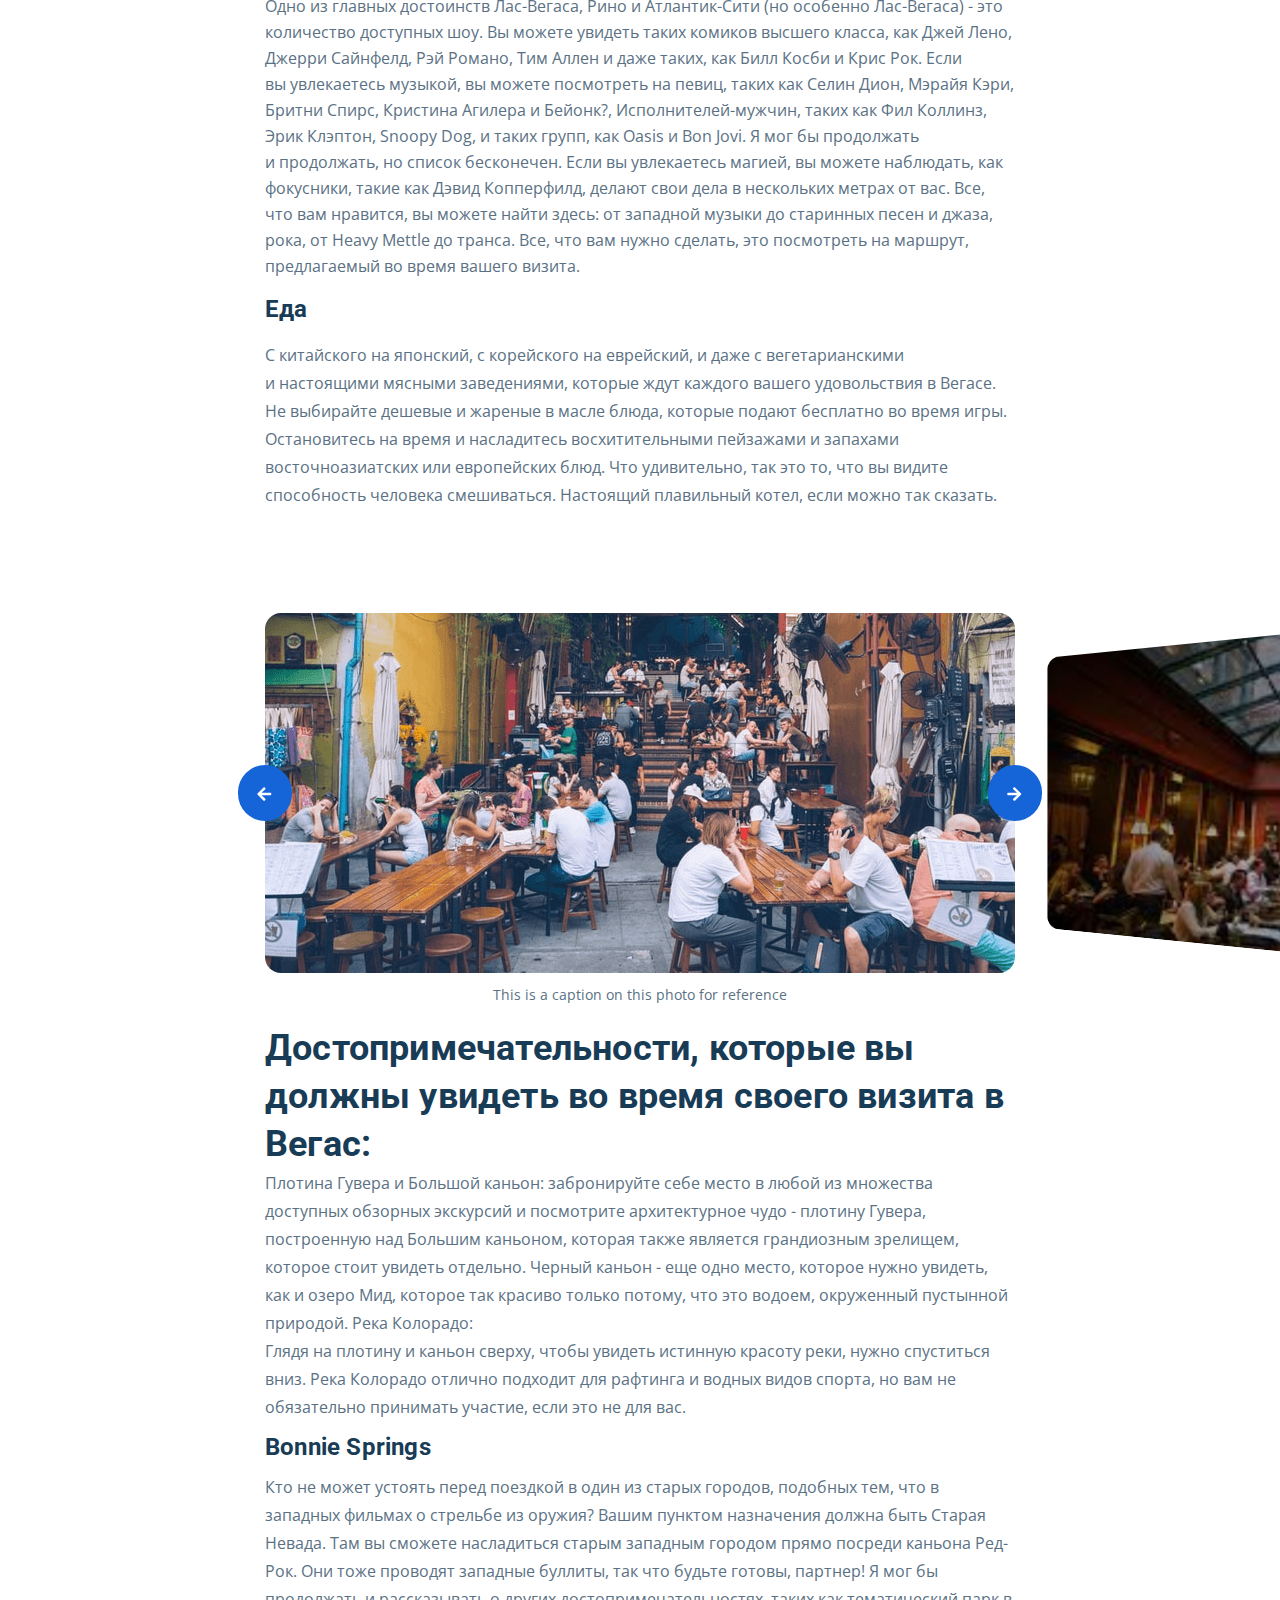
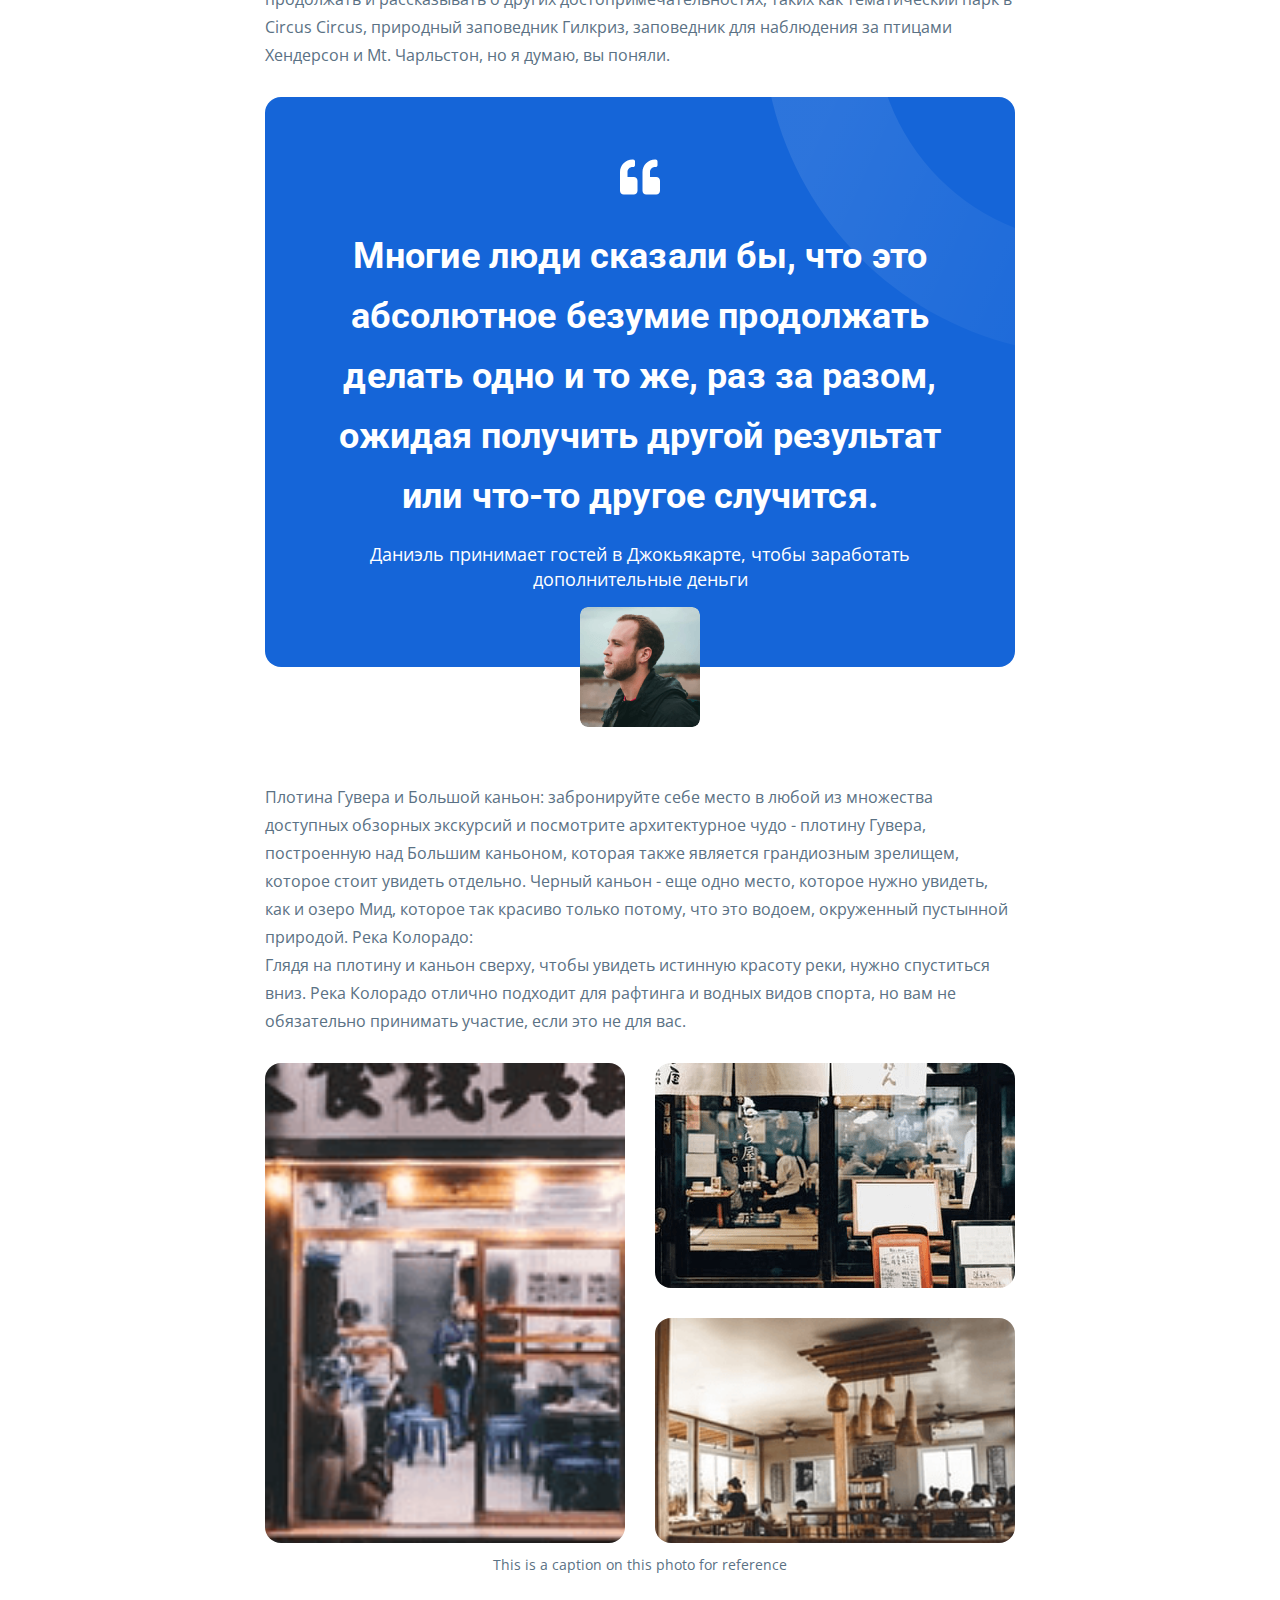
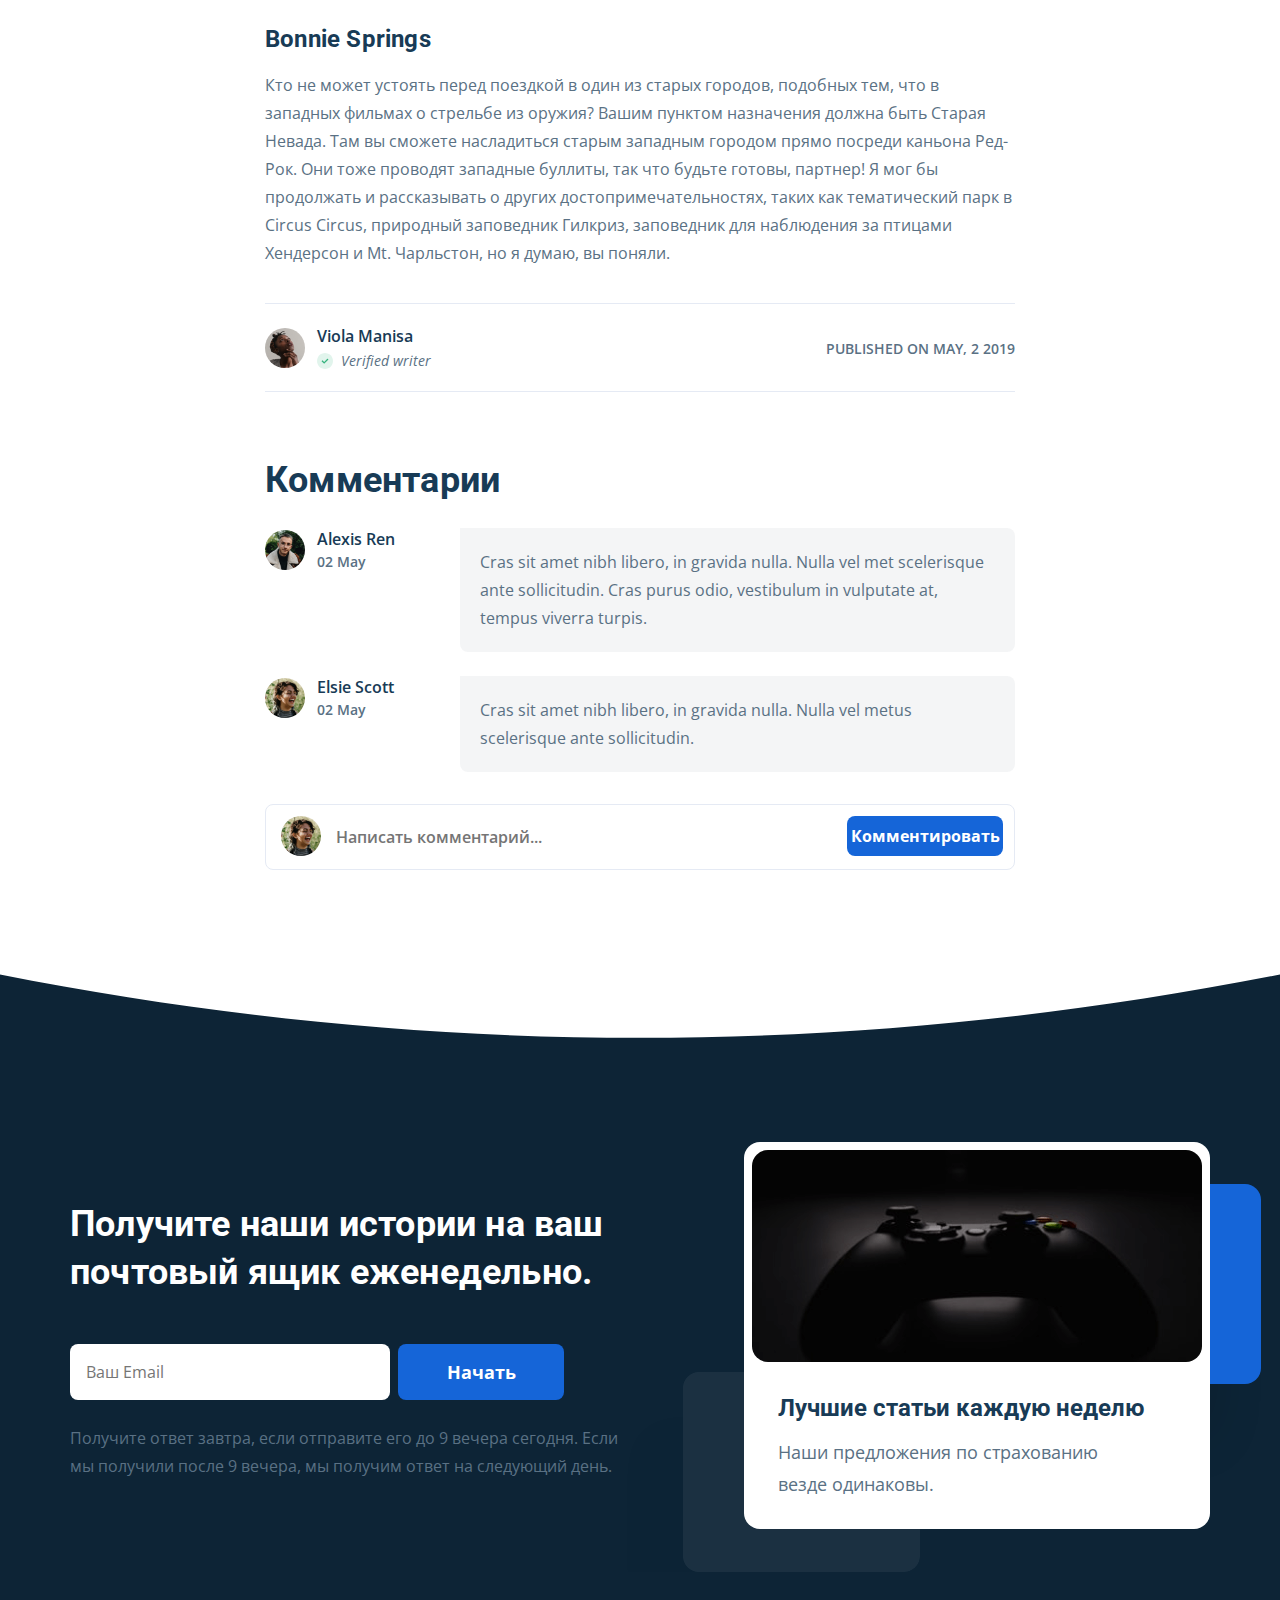
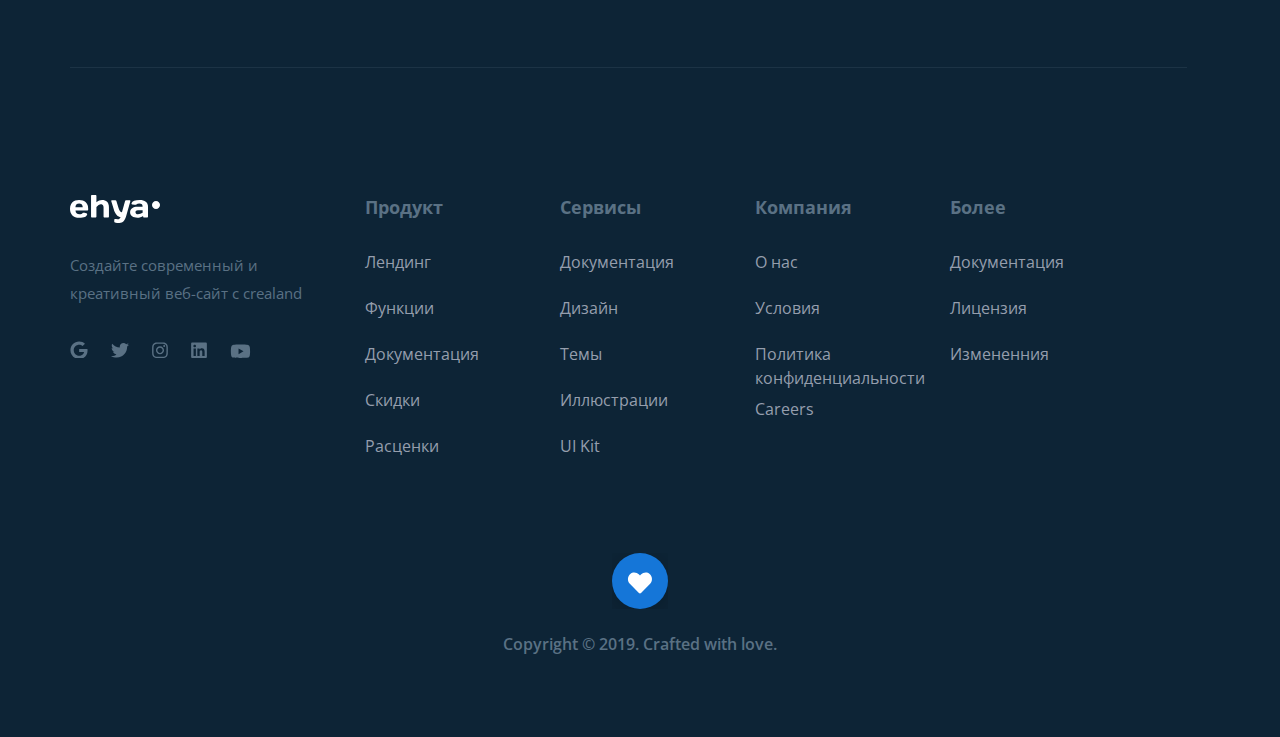
<file: detail.html>
<!DOCTYPE html>
  <html lang="ru">

  <head>
    <meta charset="UTF-8">
    <meta http-equiv="X-UA-Compatible" content="IE=edge">
    <meta name="viewport" content="width=device-width, initial-scale=1.0">
    <link rel="shortcut icon" href="./img/favicon.ico" type="image/x-icon">
    <link rel="icon" href="./img/favicon.ico" type="image/x-icon">
    <link rel="preconnect" href="https://fonts.gstatic.com">
    <link
      href="https://fonts.googleapis.com/css2?family=Open+Sans:ital,wght@0,400;0,600;0,700;1,400&family=Roboto:wght@700&display=swap"
      rel="stylesheet">
    <link rel="stylesheet" href="https://unpkg.com/swiper/swiper-bundle.min.css" />
    <link rel="stylesheet" href="./css/style.css">
    <title>Дешевые Авиабилеты</title>
  </head>
  <body>
    <div class="hero hero_detail">
      <header class="header">
        <div class="container">
          <div class="header__navbar">
            <a href="https://iljalobossok.ru/ehya/" class="header__link">
              <img src="./img/logo.svg" alt="Ehya лого" class="header__logo">
            </a>
            <nav class="header__nav">
              <ul class="header__list">
                <li class="header__item">
                  <a href="https://iljalobossok.ru/ehya/" class="header__link">Домой</a>
                </li>
                <li class="header__item header__item_hover">
                  <a href="#" class="header__link">Лендинги
                    <img class="header__down" src="./img/angle-down.svg" alt="Меню лендинги">
                  </a>
                  <ul class="header__list-drop">
                    <li class="header__item-drop">
                      <a href="https://iljalobossok.ru/best-tour-plan/"
                        class="header__link header__link_drop">Best&nbsp;Tour</a>
                    </li>
                    <li class="header__item-drop">
                      <a href="https://iljalobossok.ru/ehya/detail.html"
                        class="header__link header__link_drop">News&nbsp;page</a>
                    </li>
                  </ul>
                </li>
                <li class="header__item header__item_hover">
                  <a href="#" class="header__link">Страницы
                    <img class="header__down" src="./img/angle-down.svg" alt="Меню страницы">
                  </a>
                  <ul class="header__list-drop">
                    <li class="header__item-drop">
                      <a href="https://iljalobossok.ru/ehya/" class="header__link header__link_drop">Страница&nbsp;1</a>
                    </li>
                    <li class="header__item-drop">
                      <a href="https://iljalobossok.ru/ehya/detail.html"
                        class="header__link header__link_drop">Страница&nbsp;2</a>
                    </li>
                  </ul>
                </li>
                <li class="header__item">
                  <a href="#" class="header__link">Помощь</a>
                </li>
              </ul>
            </nav>
            <a class="button header__button ">Получить</a>
            <button class="header__menu-btn">
              <img src="./img/menu-btn.svg" alt="Кнопка меню">
            </button>
          </div>
          <!-- /.header__navbar -->
        </div>
        <!-- /.container -->
        <div class="mobile">
          <ul class="mobile__list">
            <li class="mobile__item">
              <a href="https://iljalobossok.ru/ehya/" class="mobile__link">Домой</a>
            </li>
            <li class="mobile__item mobile__item_hover">
              <a href="#" class="mobile__link">Лендинги
                <img class="mobile__down" src="./img/angle-down.svg" alt="Меню лендинги">
              </a>
              <ul class="mobile__list-drop">
                <li class="mobile__item-drop">
                  <a href="https://iljalobossok.ru/best-tour-plan/"
                    class="mobile__link mobile__link_drop">Best&nbsp;Tour</a>
                </li>
                <li class="mobile__item-drop">
                  <a href="https://iljalobossok.ru/ehya/detail.html"
                    class="mobile__link mobile__link_drop">News&nbsp;page</a>
                </li>
              </ul>
            </li>
            <li class="mobile__item mobile__item_hover">
              <a href="#" class="mobile__link">Страницы
                <img class="mobile__down" src="./img/angle-down.svg" alt="Меню страницы">
              </a>
              <ul class="mobile__list-drop">
                <li class="mobile__item-drop">
                  <a href="https://iljalobossok.ru/ehya/" class="mobile__link mobile__link_drop">Страница&nbsp;1</a>
                </li>
                <li class="mobile__item-drop">
                  <a href="https://iljalobossok.ru/ehya/detail.html"
                    class="mobile__link mobile__link_drop">Страница&nbsp;2</a>
                </li>
              </ul>
            </li>
            <li class="mobile__item">
              <a href="#" class="mobile__link">Помощь</a>
            </li>
            <li class="mobile__item">
              <a data-target="modal" class="button mobile__button ">Получить</a>
            </li>
          </ul>
        </div>
        <!-- /.mobile_menu -->
      </header>
      <h1 class="title hero__title hero__title_detail">Дешевые авиабилеты - отличный способ сэкономить</h1>
    </div>
    <!-- /.hero -->
    <div class="container">
      <article class="article">
        <div class="article__logos">
          <span class="article__share">Share</span>
          <a href="https://twitter.com/?lang=ru" target="_blank" rel="nofollow noopener" class="article__icon">
            <img src="./img/article/twitter.svg" alt="Icon: Twitter">
          </a>
          <a href="https://www.facebook.com/" target="_blank" rel="nofollow noopener" class="article__icon">
            <img src="./img/article/facebook.svg" alt="Icon: Facebook">
          </a>
          <a href="https://www.linkedin.com/" target="_blank" rel="nofollow noopener" class="article__icon">
            <img src="./img/article/linkedin.svg" alt="Icon: LinkedIn">
          </a>
          <a href="https://www.instagram.com/?hl=ru" target="_blank" rel="nofollow noopener" class="article__icon">
            <img src="./img/article/instagram.svg" alt="Icon: instagram">
          </a>
        </div>
        <!-- /.article__logos -->
        <p class="article__parag article__parag_large article__parag_mb20">Посещение выставки может быть очень эффективным
          методом продвижения вашей компании и&nbsp;ее&nbsp;продукции. И&nbsp;один
          из&nbsp;наиболее эффективных способов оптимизировать показ вашей выставки и увеличить посещаемость вашего
          стенда&nbsp;- это использование баннерных стендов.</p>
        <div class="author article__author">
          <div class="author__block">
            <img src="./img/avatars/author-viola.png" alt="Аватарка Виолы" class="author__avatar">
            <span class="author__name author__name_light">
              Viola Manisa
            </span>
            <div class="author__verified">
              <span class="author__writer author__writer_light">
                Verified writer
              </span>
            </div>
          </div>
          <!-- /.author__block -->
          <span class="author__visited author__visited_light
                  author__visited_small"><span class="author__big">PUBLISHED ON</span> MAY, 2 2019</span>
        </div>
        <!-- /.author article__author -->
        <img src="./img/article/reference.png" alt="Референс" class="article__reference">
        <span class="article__description">This is&nbsp;a&nbsp;caption on&nbsp;this photo for reference</span>
        <h2 class="title article__title article__title_mb17">Microsoft Patch Management для домашних пользователей</h2>
        <p class="article__parag article__parag_mb16">В прошлом месяце моя жена Энн Доу отвезла меня в Лас-Вегас, потому что
          ей нужно было ехать на деловой съезд. Излишне
          говорить, что она пишет путеводитель по казино, а я ненавижу азартные игры. Но ей это нравится, и это тоже
          поддерживает
          нас, так что я пошел без проблем. Сначала я был подавлен, но потом, поспрашивая и оглядываясь, я обнаружил, что в
          Лас-Вегасе повеселился больше, чем я мог подумать. И нет. Пока я был там, я не заходил ни в одно казино.</p>
        <h3 class="title article__subtitle article__subtitle_mb5">Развлекательная программа</h3>
        <p class="article__parag article__parag_mb12">Одно из&nbsp;главных достоинств Лас-Вегаса, Рино и&nbsp;Атлантик-Сити
          (но&nbsp;особенно Лас-Вегаса)&nbsp;- это
          количество доступных шоу. Вы&nbsp;можете увидеть таких комиков высшего класса, как Джей Лено, Джерри Сайнфелд, Рэй
          Романо, Тим Аллен и&nbsp;даже таких, как Билл Косби и&nbsp;Крис Рок. Если вы&nbsp;увлекаетесь музыкой,
          вы&nbsp;можете
          посмотреть на&nbsp;певиц, таких как Селин Дион, Мэрайя Кэри, Бритни Спирс, Кристина Агилера и&nbsp;Бейонк?,
          Исполнителей-мужчин, таких как Фил Коллинз, Эрик Клэптон, Snoopy Dog, и&nbsp;таких групп, как Oasis и&nbsp;Bon
          Jovi.
          Я&nbsp;мог&nbsp;бы продолжать и&nbsp;продолжать, но&nbsp;список бесконечен. Если вы&nbsp;увлекаетесь магией,
          вы&nbsp;можете наблюдать, как фокусники, такие как Дэвид Копперфилд, делают свои дела в&nbsp;нескольких метрах
          от&nbsp;вас. Все, что вам нравится, вы&nbsp;можете найти здесь: от&nbsp;западной музыки до&nbsp;старинных песен
          и&nbsp;джаза, рока, от&nbsp;Heavy Mettle до&nbsp;транса. Все, что вам нужно сделать, это посмотреть
          на&nbsp;маршрут,
          предлагаемый во&nbsp;время вашего визита.</p>
        <h3 class="title article__subtitle article__subtitle_mb16">Еда</h3>
        <p class="article__parag article__parag_mb104">С&nbsp;китайского на&nbsp;японский, с&nbsp;корейского
          на&nbsp;еврейский, и&nbsp;даже с&nbsp;вегетарианскими
          и&nbsp;настоящими мясными заведениями, которые ждут каждого вашего удовольствия в&nbsp;Вегасе. Не&nbsp;выбирайте
          дешевые
          и&nbsp;жареные в&nbsp;масле блюда, которые подают бесплатно во&nbsp;время игры. Остановитесь на&nbsp;время
          и&nbsp;насладитесь восхитительными пейзажами и&nbsp;запахами восточноазиатских или европейских блюд. Что
          удивительно,
          так это&nbsp;то, что вы&nbsp;видите способность человека смешиваться. Настоящий плавильный котел, если можно так
          сказать.</p>
        <div class="article__slider">
          <button class="article__button button article__button_prev animation-slide">
            <img src="./img/btn-prev.svg" alt="Кнопка предыдущий слайд">
          </button>
          <button class="article__button button article__button_next animation-slide">
            <img src="./img/btn-next.svg" alt="Кнопка слудующий слайд">
          </button>
          <div class="swiper-container article__swiper">
            <div class="swiper-wrapper article__wrapper">
              <div class="swiper-slide article__slide">
                <img src="./img/article/slide-1.png" alt="Фото ресторана">
              </div>
              <!-- /.swiper-slide -->
              <div class="swiper-slide article__slide">
                <img src="./img/article/slide-2.jfif" alt="Фото ресторана">
              </div>
              <!-- /.swiper-slide -->
            </div>
            <!-- /.swiper-wrapper -->
          </div>
          <!-- /.swiper-container -->
        </div>
        <!-- /.article__slider -->
        <span class="article__description article__description_mb0">This is&nbsp;a&nbsp;caption on&nbsp;this photo for
          reference</span>
        <h2 class="title article__title article__title_ml0">Достопримечательности, которые вы должны увидеть во время своего
          визита в Вегас:</h2>
        <p class="article__parag article__parag_mb10">Плотина Гувера и Большой каньон: забронируйте себе место в любой из
          множества доступных обзорных экскурсий и посмотрите
          архитектурное чудо - плотину Гувера, построенную над Большим каньоном, которая также является грандиозным
          зрелищем,
          которое стоит увидеть отдельно. Черный каньон - еще одно место, которое нужно увидеть, как&nbsp;и озеро Мид,
          которое так
          красиво только потому, что это водоем, окруженный пустынной природой. Река Колорадо: <br>
          Глядя на плотину и каньон сверху, чтобы увидеть истинную красоту реки, нужно спуститься вниз. Река Колорадо
          отлично
          подходит для рафтинга и водных видов спорта, но вам не обязательно принимать участие, если это не для вас.</p>
        <h3 class="title article__subtitle article__subtitle_mb10">Bonnie Springs</h3>
        <p class="article__parag article__parag_mb28">
          Кто не может устоять перед поездкой в ​​один из старых городов, подобных тем, что в западных фильмах о стрельбе из
          оружия? Вашим пунктом назначения должна быть Старая Невада. Там вы сможете насладиться старым западным городом
          прямо
          посреди каньона Ред-Рок. Они тоже проводят западные буллиты, так что будьте готовы, партнер! Я мог бы продолжать и
          рассказывать о других достопримечательностях, таких как тематический парк в Circus Circus, природный заповедник
          Гилкриз,
          заповедник для наблюдения за птицами Хендерсон и Mt. Чарльстон, но я думаю, вы поняли.
        </p>
        <div class="article__wrap quote-wrap">
          <div class="article__quote ">
            <img class="article__oval" src="./img/article/oval.svg" alt="Oval">
            <img class="article__left-quote" src="./img/article/quote-left.svg" alt="Ковычки">
            <p class="title article__quote-text">
              Многие люди сказали&nbsp;бы, что это абсолютное безумие продолжать делать одно и&nbsp;то&nbsp;же, раз
              за&nbsp;разом,
              ожидая получить другой результат или что-то другое случится.
            </p>
            <span class="article__quote-description">
              Даниэль принимает гостей в Джокьякарте, чтобы заработать дополнительные деньги
            </span>
          </div>
          <img src="./img/article/avatar.png" alt="Аватарка Даниэля" class="article__quote-avatar">
          <!-- /.article__quote -->
        </div>
        <!-- /.article__wrap -->
    
        <p class="article__parag article__parag_mb10">
          Плотина Гувера и Большой каньон: забронируйте себе место в любой из
          множества доступных обзорных экскурсий и посмотрите
          архитектурное чудо - плотину Гувера, построенную над Большим каньоном, которая также является грандиозным
          зрелищем,
          которое стоит увидеть отдельно. Черный каньон - еще одно место, которое нужно увидеть, как&nbsp;и озеро Мид,
          которое
          так
          красиво только потому, что это водоем, окруженный пустынной природой. Река Колорадо: <br>
          Глядя на плотину и каньон сверху, чтобы увидеть истинную красоту реки, нужно спуститься вниз. Река Колорадо
          отлично
          подходит для рафтинга и водных видов спорта, но вам не обязательно принимать участие, если это не для вас.</p>
        <div class="article__photos">
          <div class="article__photo">
            <img src="./img/article/photo-1.png" alt="Фото из коллажа">
          </div>
          <!-- /.article__photo -->
          <div class="article__photo">
            <img src="./img/article/photo-2.png" alt="Фото из коллажа">
          </div>
          <!-- /.article__photo -->
          <div class="article__photo">
            <img src="./img/article/photo-3.png" alt="Фото из коллажа">
          </div>
          <!-- /.article__photo -->
        </div>
        <!-- /.article__photos -->
        <span class="article__description article__description_mb0">
          This is&nbsp;a&nbsp;caption on&nbsp;this photo for reference
        </span>
        <h3 class="title article__subtitle article__subtitle_bottom">Bonnie Springs</h3>
        <p class="article__parag article__parag_bottom">
          Кто не может устоять перед поездкой в ​​один из старых городов, подобных тем, что в западных фильмах о стрельбе из
          оружия? Вашим пунктом назначения должна быть Старая Невада. Там вы сможете насладиться старым западным городом
          прямо
          посреди каньона Ред-Рок. Они тоже проводят западные буллиты, так что будьте готовы, партнер! Я мог бы продолжать и
          рассказывать о других достопримечательностях, таких как тематический парк в Circus Circus, природный заповедник
          Гилкриз,
          заповедник для наблюдения за птицами Хендерсон и Mt. Чарльстон, но я думаю, вы поняли.
        </p>
        <div class="author article__author article__author_border">
          <div class="author__block">
            <img src="./img/avatars/author-viola.png" alt="Аватарка Виолы" class="author__avatar">
            <span class="author__name author__name_light">
              Viola Manisa
            </span>
            <div class="author__verified">
              <span class="author__writer author__writer_light">
                Verified writer
              </span>
            </div>
          </div>
          <!-- /.author__block -->
          <span class="author__visited author__visited_light
                            author__visited_small"><span class="author__big">PUBLISHED ON</span> MAY, 2 2019</span>
        </div>
        <!-- /.author article__author -->
      </article>
    </div>
    <!-- /.container -->
    <section class="comment">
      <div class="container">
        <div class="comment__container">
          <h2 class="comment__title title">Комментарии</h2>
          <div class="comment__block">
            <div class="comment__wrap">
              <div class="user">
                <div class="user__avatar">
                  <img src="./img/avatars/user-1.png" alt="Alexis">
    
                </div>
                <!-- /.user__avatar -->
                <h3 class="user__name">Alexis Ren</h3>
                <span class="user__add">02 May</span>
              </div>
              <!-- /.user -->
              <p class="comment__comment">
                Cras sit amet nibh libero, in gravida nulla. Nulla vel met scelerisque ante sollicitudin. Cras purus odio,
                vestibulum in
                vulputate at, tempus viverra turpis.
              </p>
            </div>
            <!-- /.comment__wrap -->
            <div class="comment__wrap">
              <div class="user">
                <div class="user__avatar">
                  <img src="./img/avatars/user-2.png" alt="Elsie Scott">
    
                </div>
                <!-- /.user__avatar -->
                <h3 class="user__name">Elsie Scott</h3>
                <span class="user__add">02 May</span>
              </div>
              <!-- /.user -->
              <div class="comment__comment">
                <p class="comment__text">
                  Cras sit amet nibh libero, in gravida nulla. Nulla vel metus scelerisque ante sollicitudin.
                </p>
              </div>
              <!-- /.comment__comment -->
            </div>
            <!-- /.comment__wrap -->
            <form action="send.php" class="comment__form"
            method="post">
              <div class="comment__avatar">
                <img src="./img/avatars/user-2.png" alt="Elsie Scott">
              </div>
              <!-- /.comment__avatar -->
    
              <input type="text"  class="comment__input" name="comment" placeholder="Написать комментарий..."
              required maxlength="200">
              <button class="button comment__button">
                Комментировать
              </button>
            </form>
          </div>
          <!-- /.comment__block -->
        </div>
        <!-- /.comment__container -->
      </div>
      <!-- /.container -->
    </section>


    <div class="wave">
    </div>
    <!-- /.wave -->
    <section class="subscribe">
      <div class="container">
        <div class="subscribe__wrap">
          <div class="subscribe__mail">
            <h2 class="title subscribe__title">Получите наши истории на&nbsp;ваш почтовый ящик еженедельно.</h2>
            <form action="send.php" method="post" class="form subscribe__form">
              <input type="email" class="subscribe__input" placeholder="Ваш Email" name="mail" required>
              <button class="button subscribe__button">Начать</button>
            </form>
            <p class="subscribe__description">Получите ответ завтра, если отправите его до&nbsp;9&nbsp;вечера сегодня. Если
              мы&nbsp;получили после 9&nbsp;вечера,
              мы&nbsp;получим ответ на&nbsp;следующий день.</p>
          </div>
          <!-- /.subscribe__mail -->
          <div class="subscribe__card">
            <img src="./img/left-base.svg" alt="" class="subscribe__base subscribe__base_left">
            <img src="./img/right-base.svg" alt="" class="subscribe__base subscribe__base_right">
            <div class="subscribe__best">
              <img src="./img/gamepad.png" alt="Черный геймпад" class="subscribe__img">
              <h3 class="subscribe__card-title title">Лучшие статьи каждую неделю</h3>
              <p class="subscribe__card-description">Наши предложения по&nbsp;страхованию везде одинаковы.</p>
    
            </div>
            <!-- /.subscribe__best -->
    
    
          </div>
          <!-- /.subscribe__card -->
        </div>
        <!-- /.subscribe__wrap -->
      </div>
      <!-- /.container -->
    </section>
    <footer class="footer">
      <div class="container footer__container">
        <div class="footer__br"></div>
        <!-- /.footer__br -->
        <div class="footer__grid">
          <div class="footer__main">
            <a href="https://iljalobossok.ru/ehya/" class="footer__logo">
              <img src="./img/logo.svg" alt="Логотип">
            </a>
            <p class="footer__description">Создайте современный и креативный веб-сайт с&nbsp;crealand</p>
            <div class="footer__logos">
              <a target="_blank" rel="nofollow noopener" href="https://www.google.com/" class="footer__logo-link">
                <img src="./img/google.svg" alt="Иконка google" class="footer__icon">
              </a>
              <a target="_blank" rel="nofollow noopener" href="https://twitter.com/?lang=ru" class="footer__logo-link">
                <img src="./img/twitter.svg" alt="Иконка twitter" class="footer__icon">
              </a>
              <a target="_blank" rel="nofollow noopener" href="https://www.instagram.com/?hl=ru" class="footer__logo-link">
                <img src="./img/instagram.svg" alt="Иконка instagram" class="footer__icon">
              </a>
              <a target="_blank" rel="nofollow noopener" href="https://www.linkedin.com/" class="footer__logo-link">
                <img src="./img/linkedin.svg" alt="Иконка linkedin" class="footer__icon">
              </a>
              <a target="_blank" rel="nofollow noopener" href="https://www.youtube.com/" class="footer__logo-link">
                <img src="./img/youtube.svg" alt="Иконка youtube" class="footer__icon">
              </a>
            </div>
            <!-- /.footer__logos -->
          </div>
          <!-- /.footer__main -->
          <div class="footer__ul">
            <h3 class="footer__title">Продукт</h3>
            <ul class="footer__list">
              <li class="footer__item"><a href="" class="footer__link">Лендинг</a></li>
              <li class="footer__item"><a href="" class="footer__link">Функции</a></li>
              <li class="footer__item"><a href="" class="footer__link">Документация</a></li>
              <li class="footer__item"><a href="" class="footer__link">Скидки</a></li>
              <li class="footer__item"><a href="" class="footer__link">Расценки</a></li>
            </ul>
          </div>
          <!-- /.footer__ul -->
          <div class="footer__ul footer__ul_ml ">
            <h3 class="footer__title">Сервисы</h3>
            <ul class="footer__list">
              <li class="footer__item"><a href="" class="footer__link">Документация</a></li>
              <li class="footer__item"><a href="" class="footer__link">Дизайн</a></li>
              <li class="footer__item"><a href="" class="footer__link">Темы</a></li>
              <li class="footer__item"><a href="" class="footer__link">Иллюстрации</a></li>
              <li class="footer__item"><a href="" class="footer__link">UI Kit</a></li>
            </ul>
          </div>
          <!-- /.footer__ul -->
          <div class="footer__ul footer__ul_mr24">
            <h3 class="footer__title">Компания</h3>
            <ul class="footer__list">
              <li class="footer__item"><a href="" class="footer__link">О нас</a></li>
              <li class="footer__item"><a href="" class="footer__link">Условия</a></li>
              <li class="footer__item footer__item_vis footer__item_mb10"><a href="" class="footer__link">Политика
                  конфиденциальности</a></li>
              <li class="footer__item footer__item_mb10 footer__item_hide"><a href="" class="footer__link">Privacy
                  Policy</a></li>
              <li class="footer__item"><a href="" class="footer__link">Careers</a></li>
            </ul>
          </div>
          <!-- /.footer__ul -->
          <div class="footer__ul footer__ul_ml">
            <h3 class="footer__title">Более</h3>
            <ul class="footer__list">
              <li class="footer__item"><a href="" class="footer__link">Документация</a></li>
              <li class="footer__item"><a href="" class="footer__link">Лицензия</a></li>
              <li class="footer__item"><a href="" class="footer__link">Измененния</a></li>
            </ul>
          </div>
          <!-- /.footer__ul -->
        </div>
        <!-- /.footer__grid -->
        <img src="./img/heart.svg" alt="Иконка сердечка" class="footer__like">
        <span class="footer__copyright">Copyright &copy;&nbsp;2019. Crafted with love.</span>
      </div>
      <!-- /.container -->
    </footer>
    <div class="modal-2">
      <div class="modal-2__overlay">
      </div>
      <div class="modal-2__window">
        <button class="modal-2__close">
          <img src="./img/close.svg" alt="icon: close">
        </button>
        <h3 class="modal-2__title title">Получите наши истории на ваш почтовый ящик еженедельно.</h3>
        <form action="send.php" class="modal-2__form form" method="POST">
          <input type="email" name="mail" class="modal-2__input" placeholder="Ваш Email" required>
          <button class="modal-2__button">Начать</button>
        </form>
        <span class="modal-2__description">
          Получите ответ завтра, если отправите его до 9 вечера сегодня. Если мы получили после 9 вечера, мы получим ответ
          на
          следующий день.
        </span>
      </div>
      <!-- /.modal-2__window -->
    </div>
    <!-- /.modal-2 -->
    <div class="modal">
      <div class="modal__overlay">
    
      </div>
      <div class="modal__window">
        <button class="modal__close">
          <img src="./img/close.svg" alt="icon: close">
        </button>
        <h3 class="modal__title title">Получите наши истории на ваш почтовый ящик еженедельно.</h3>
        <form action="send.php" class="modal__form form" method="POST">
          <input type="email" name="mail" class="modal__input" placeholder="Ваш Email" required>
          <button class="modal__button">Начать</button>
        </form>
        <span class="modal__description">
          Получите ответ завтра, если отправите его до 9 вечера сегодня. Если мы получили после 9 вечера, мы получим ответ
          на
          следующий день.
        </span>
      </div>
      <!-- /.modal__window -->
    </div>
    <!-- /.modal -->
    <script src="https://ajax.googleapis.com/ajax/libs/jquery/2.2.0/jquery.min.js"></script>
    
    <script src="https://unpkg.com/swiper/swiper-bundle.min.js"></script>
    <script src="./js/jquery.validate.min.js"></script>
    <script src="./js/main.js"></script>
  </body>

  </html>
</file>
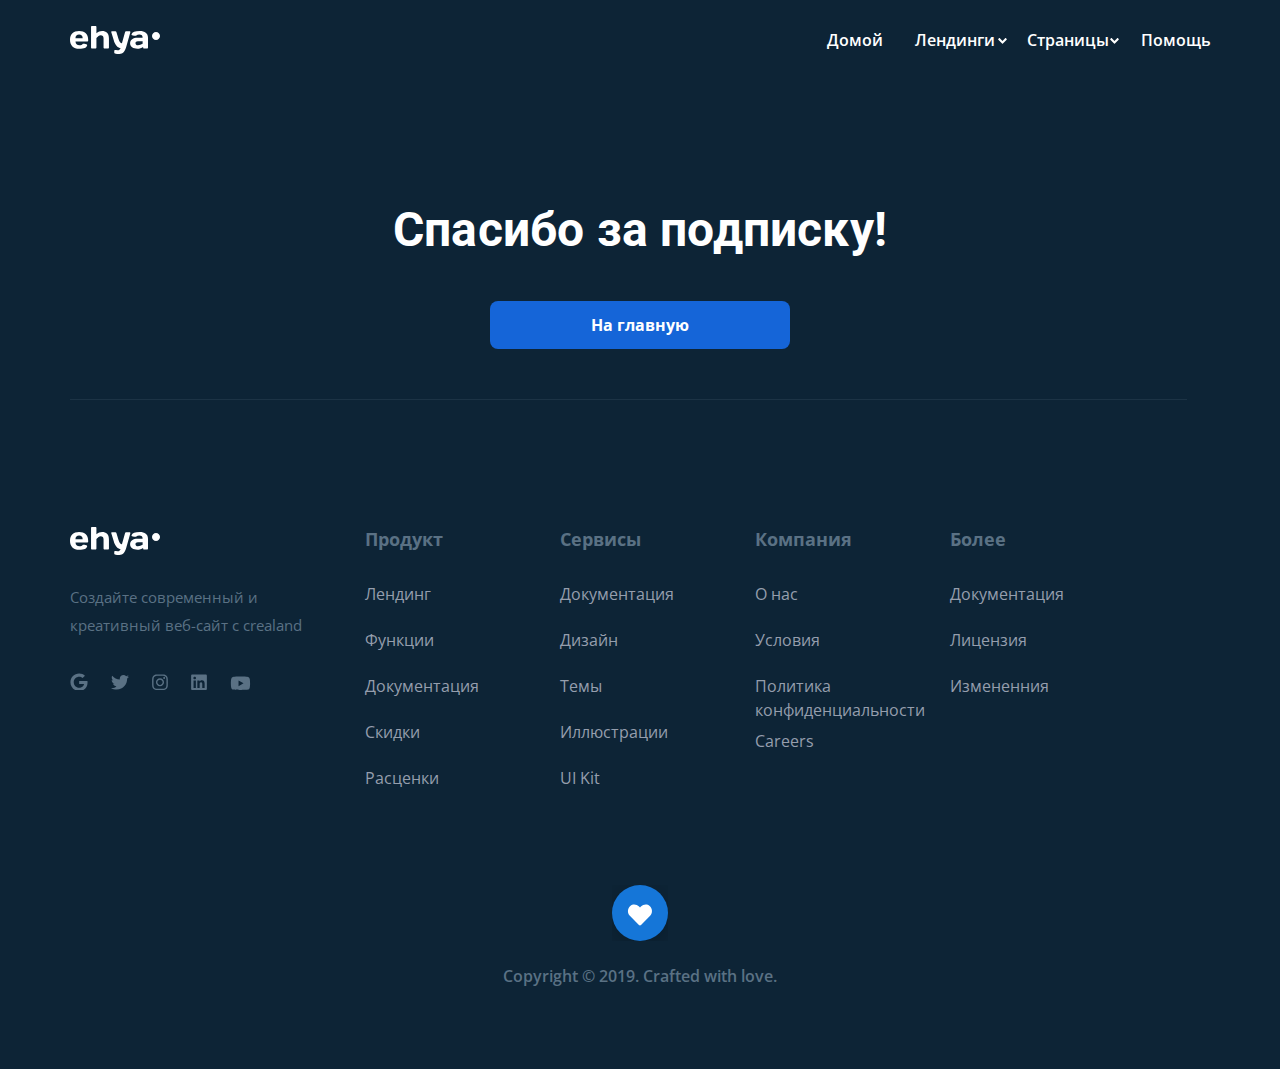
<file: thankyou.html>
<!DOCTYPE html>
<html lang="ru">
<head>
  <meta charset="UTF-8">
  <meta http-equiv="X-UA-Compatible" content="IE=edge">
  <meta name="viewport" content="width=device-width, initial-scale=1.0">
  <link rel="shortcut icon" href="./img/favicon.ico" type="image/x-icon">
  <link rel="icon" href="./img/favicon.ico" type="image/x-icon">
  <link rel="preconnect" href="https://fonts.gstatic.com">
  <link
    href="https://fonts.googleapis.com/css2?family=Open+Sans:ital,wght@0,400;0,600;0,700;1,400&family=Roboto:wght@700&display=swap"
    rel="stylesheet">
  <link rel="stylesheet" href="./css/style.css">
  <title>Thank you!</title>
</head>
<body>
  <div class="hero hero_dark">
    <img src="./img/hero-bg.png" alt="Задний фон" class="hero__bg">
    <header class="header">
      <div class="container">
        <div class="header__navbar">
          <a href="https://iljalobossok.ru/ehya/" class="header__link">
            <img src="./img/logo.svg" alt="Ehya лого" class="header__logo">
          </a>
          <nav class="header__nav">
            <ul class="header__list">
              <li class="header__item">
                <a href="https://iljalobossok.ru/ehya/" class="header__link">Домой</a>
              </li>
              <li class="header__item header__item_hover">
                <a href="#" class="header__link">Лендинги
                  <img class="header__down" src="./img/angle-down.svg" alt="Меню лендинги">
                </a>
                <ul class="header__list-drop">
                  <li class="header__item-drop">
                    <a href="https://iljalobossok.ru/best-tour-plan/"
                      class="header__link header__link_drop">Best&nbsp;Tour</a>
                  </li>
                  <li class="header__item-drop">
                    <a href="https://iljalobossok.ru/ehya/detail.html" class="header__link header__link_drop">News&nbsp;page</a>
                  </li>
                </ul>
              </li>
              <li class="header__item header__item_hover">
                <a href="#" class="header__link">Страницы
                  <img class="header__down" src="./img/angle-down.svg" alt="Меню страницы">
                </a>
                <ul class="header__list-drop">
                  <li class="header__item-drop">
                    <a href="https://iljalobossok.ru/ehya/" class="header__link header__link_drop">Страница&nbsp;1</a>
                  </li>
                  <li class="header__item-drop">
                    <a href="https://iljalobossok.ru/ehya/detail.html" class="header__link header__link_drop">Страница&nbsp;2</a>
                  </li>
                </ul>
              </li>
              <li class="header__item">
                <a href="#" class="header__link">Помощь</a>
              </li>
            </ul>
          </nav>
          <button class="header__menu-btn">
            <img src="./img/menu-btn.svg" alt="Кнопка меню">
          </button>
        </div>
        <!-- /.header__navbar -->
      </div>
      <!-- /.container -->
      <div class="mobile">
        <ul class="mobile__list">
          <li class="mobile__item">
            <a href="https://iljalobossok.ru/ehya/detail.html" class="mobile__link">Домой</a>
          </li>
          <li class="mobile__item mobile__item_hover">
            <a href="#" class="mobile__link">Лендинги
              <img class="mobile__down" src="./img/angle-down.svg" alt="Меню лендинги">
            </a>
            <ul class="mobile__list-drop">
              <li class="mobile__item-drop">
                <a href="https://iljalobossok.ru/best-tour-plan/"
                  class="mobile__link mobile__link_drop">Best&nbsp;Tour</a>
              </li>
              <li class="mobile__item-drop">
                <a href="https://iljalobossok.ru/ehya/detail.html" class="mobile__link mobile__link_drop">News&nbsp;page</a>
              </li>
            </ul>
          </li>
          <li class="mobile__item mobile__item_hover">
            <a href="#" class="mobile__link">Страницы
              <img class="mobile__down" src="./img/angle-down.svg" alt="Меню страницы">
            </a>
            <ul class="mobile__list-drop">
              <li class="mobile__item-drop">
                <a href="https://iljalobossok.ru/ehya/" class="mobile__link mobile__link_drop">Страница&nbsp;1</a>
              </li>
              <li class="mobile__item-drop">
                <a href="https://iljalobossok.ru/ehya/detail.html" class="mobile__link mobile__link_drop">Страница&nbsp;2</a>
              </li>
            </ul>
          </li>
          <li class="mobile__item">
            <a href="#" class="mobile__link">Помощь</a>
          </li>
          <li class="mobile__item">
          </li>
        </ul>
      </div>
      <!-- /.mobile_menu -->
    </header>
    <h1 class="title hero__title hero__title_small">Спасибо за подписку!</h1>
    <a  href="https://iljalobossok.ru/ehya/" class="hero__home button ">На главную</a>
  </div>
  <!-- /.hero -->
  <footer class="footer">
    <div class="container footer__container">
      <div class="footer__br"></div>
      <!-- /.footer__br -->
      <div class="footer__grid">
        <div class="footer__main">
          <a href="https://iljalobossok.ru/ehya/" class="footer__logo">
            <img src="./img/logo.svg" alt="Логотип">
          </a>
          <p class="footer__description">Создайте современный и креативный веб-сайт с&nbsp;crealand</p>
          <div class="footer__logos">
            <a target="_blank" rel="nofollow noopener" href="https://www.google.com/" class="footer__logo-link">
              <img src="./img/google.svg" alt="Иконка google" class="footer__icon">
            </a>
            <a target="_blank" rel="nofollow noopener" href="https://twitter.com/?lang=ru" class="footer__logo-link">
              <img src="./img/twitter.svg" alt="Иконка twitter" class="footer__icon">
            </a>
            <a target="_blank" rel="nofollow noopener" href="https://www.instagram.com/?hl=ru" class="footer__logo-link">
              <img src="./img/instagram.svg" alt="Иконка instagram" class="footer__icon">
            </a>
            <a target="_blank" rel="nofollow noopener" href="https://www.linkedin.com/" class="footer__logo-link">
              <img src="./img/linkedin.svg" alt="Иконка linkedin" class="footer__icon">
            </a>
            <a target="_blank" rel="nofollow noopener" href="https://www.youtube.com/" class="footer__logo-link">
              <img src="./img/youtube.svg" alt="Иконка youtube" class="footer__icon">
            </a>
          </div>
          <!-- /.footer__logos -->
        </div>
        <!-- /.footer__main -->
        <div class="footer__ul">
          <h2 class="footer__title">Продукт</h2>
          <ul class="footer__list">
            <li class="footer__item"><a href="" class="footer__link">Лендинг</a></li>
            <li class="footer__item"><a href="" class="footer__link">Функции</a></li>
            <li class="footer__item"><a href="" class="footer__link">Документация</a></li>
            <li class="footer__item"><a href="" class="footer__link">Скидки</a></li>
            <li class="footer__item"><a href="" class="footer__link">Расценки</a></li>
          </ul>
        </div>
        <!-- /.footer__ul -->
        <div class="footer__ul footer__ul_ml ">
          <h2 class="footer__title">Сервисы</h2>
          <ul class="footer__list">
            <li class="footer__item"><a href="" class="footer__link">Документация</a></li>
            <li class="footer__item"><a href="" class="footer__link">Дизайн</a></li>
            <li class="footer__item"><a href="" class="footer__link">Темы</a></li>
            <li class="footer__item"><a href="" class="footer__link">Иллюстрации</a></li>
            <li class="footer__item"><a href="" class="footer__link">UI Kit</a></li>
          </ul>
        </div>
        <!-- /.footer__ul -->
        <div class="footer__ul footer__ul_mr24">
          <h2 class="footer__title">Компания</h2>
          <ul class="footer__list">
            <li class="footer__item"><a href="" class="footer__link">О нас</a></li>
            <li class="footer__item"><a href="" class="footer__link">Условия</a></li>
            <li class="footer__item footer__item_vis footer__item_mb10"><a href="" class="footer__link">Политика
                конфиденциальности</a></li>
            <li class="footer__item footer__item_mb10 footer__item_hide"><a href="" class="footer__link">Privacy
                Policy</a></li>
            <li class="footer__item"><a href="" class="footer__link">Careers</a></li>
          </ul>
        </div>
        <!-- /.footer__ul -->
        <div class="footer__ul footer__ul_ml">
          <h2 class="footer__title">Более</h2>
          <ul class="footer__list">
            <li class="footer__item"><a href="" class="footer__link">Документация</a></li>
            <li class="footer__item"><a href="" class="footer__link">Лицензия</a></li>
            <li class="footer__item"><a href="" class="footer__link">Измененния</a></li>
          </ul>
        </div>
        <!-- /.footer__ul -->
      </div>
      <!-- /.footer__grid -->
      <img src="./img/heart.svg" alt="Иконка сердечка" class="footer__like">
      <span class="footer__copyright">Copyright &copy;&nbsp;2019. Crafted with love.</span>
    </div>
    <!-- /.container -->
  </footer>

  <script src="https://ajax.googleapis.com/ajax/libs/jquery/2.2.0/jquery.min.js"></script>
  <script src="./js/main.js"></script>
</body>

</html>
</file>
